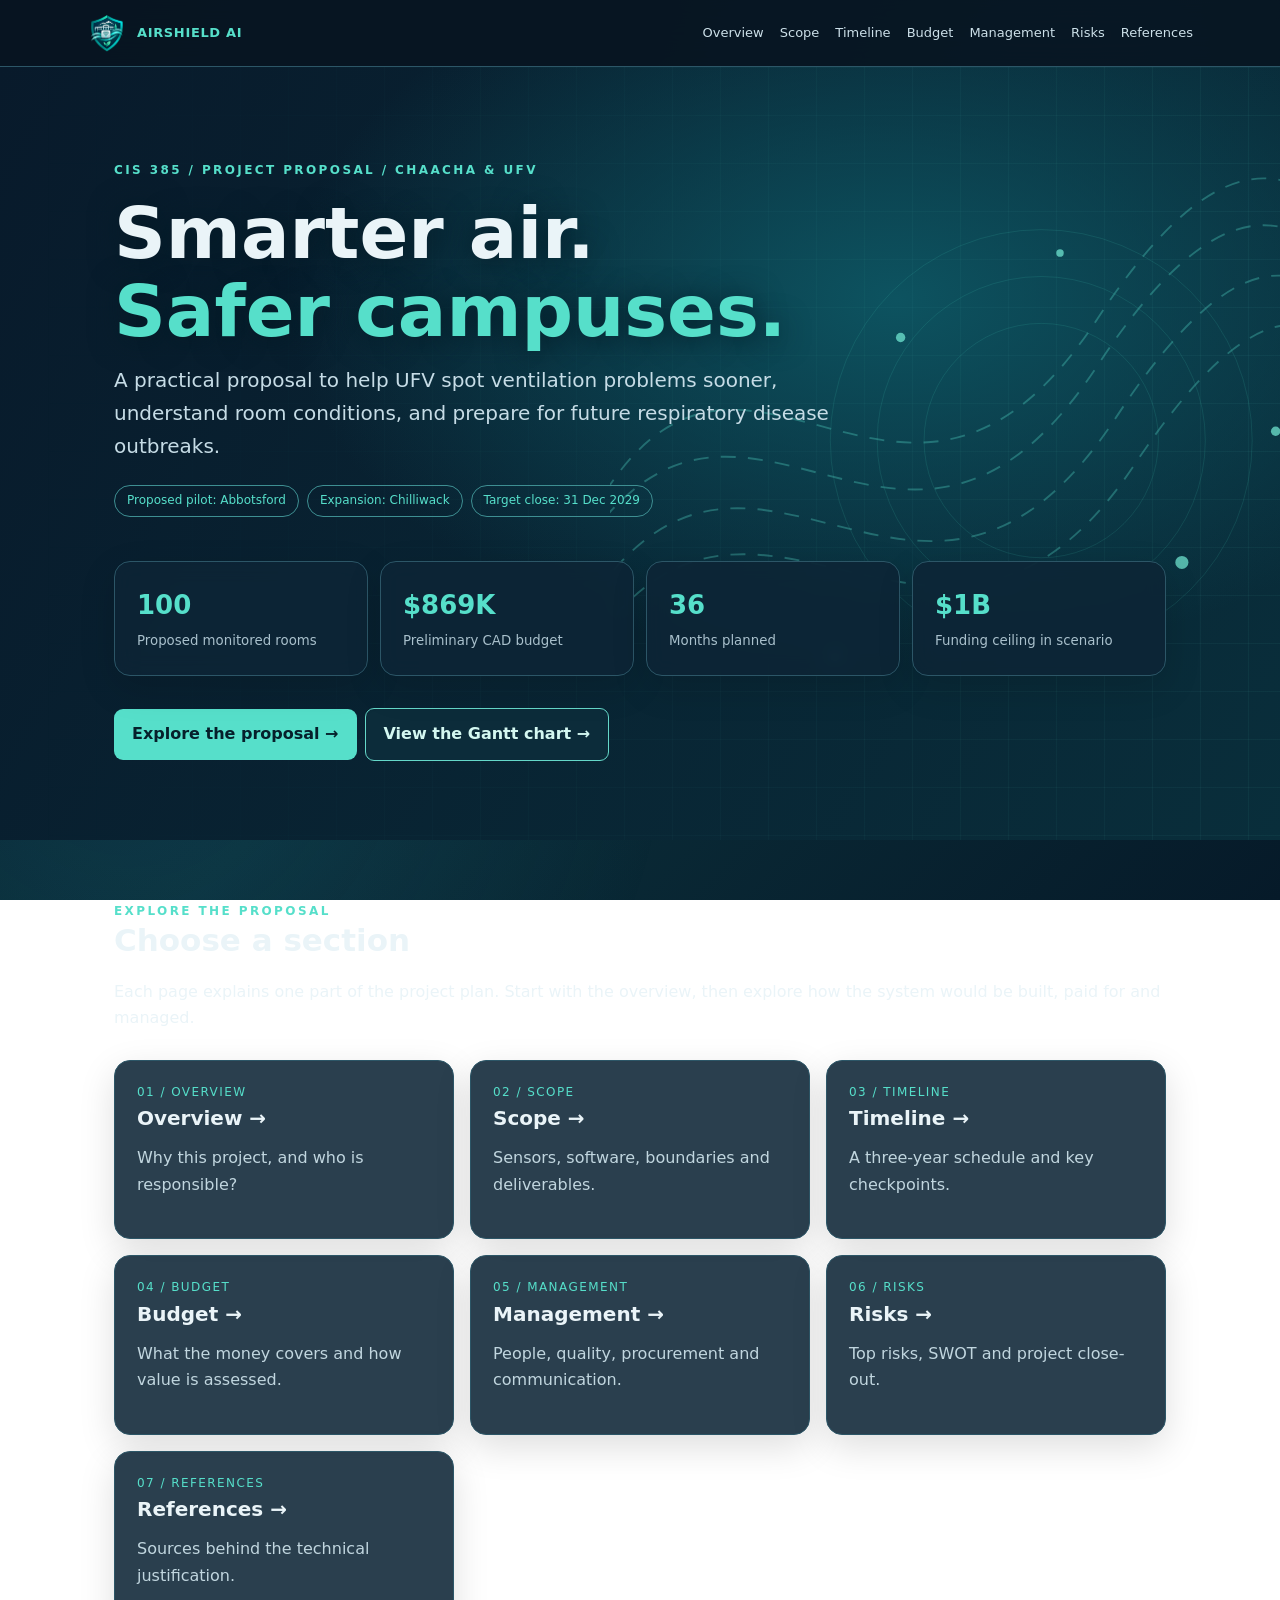
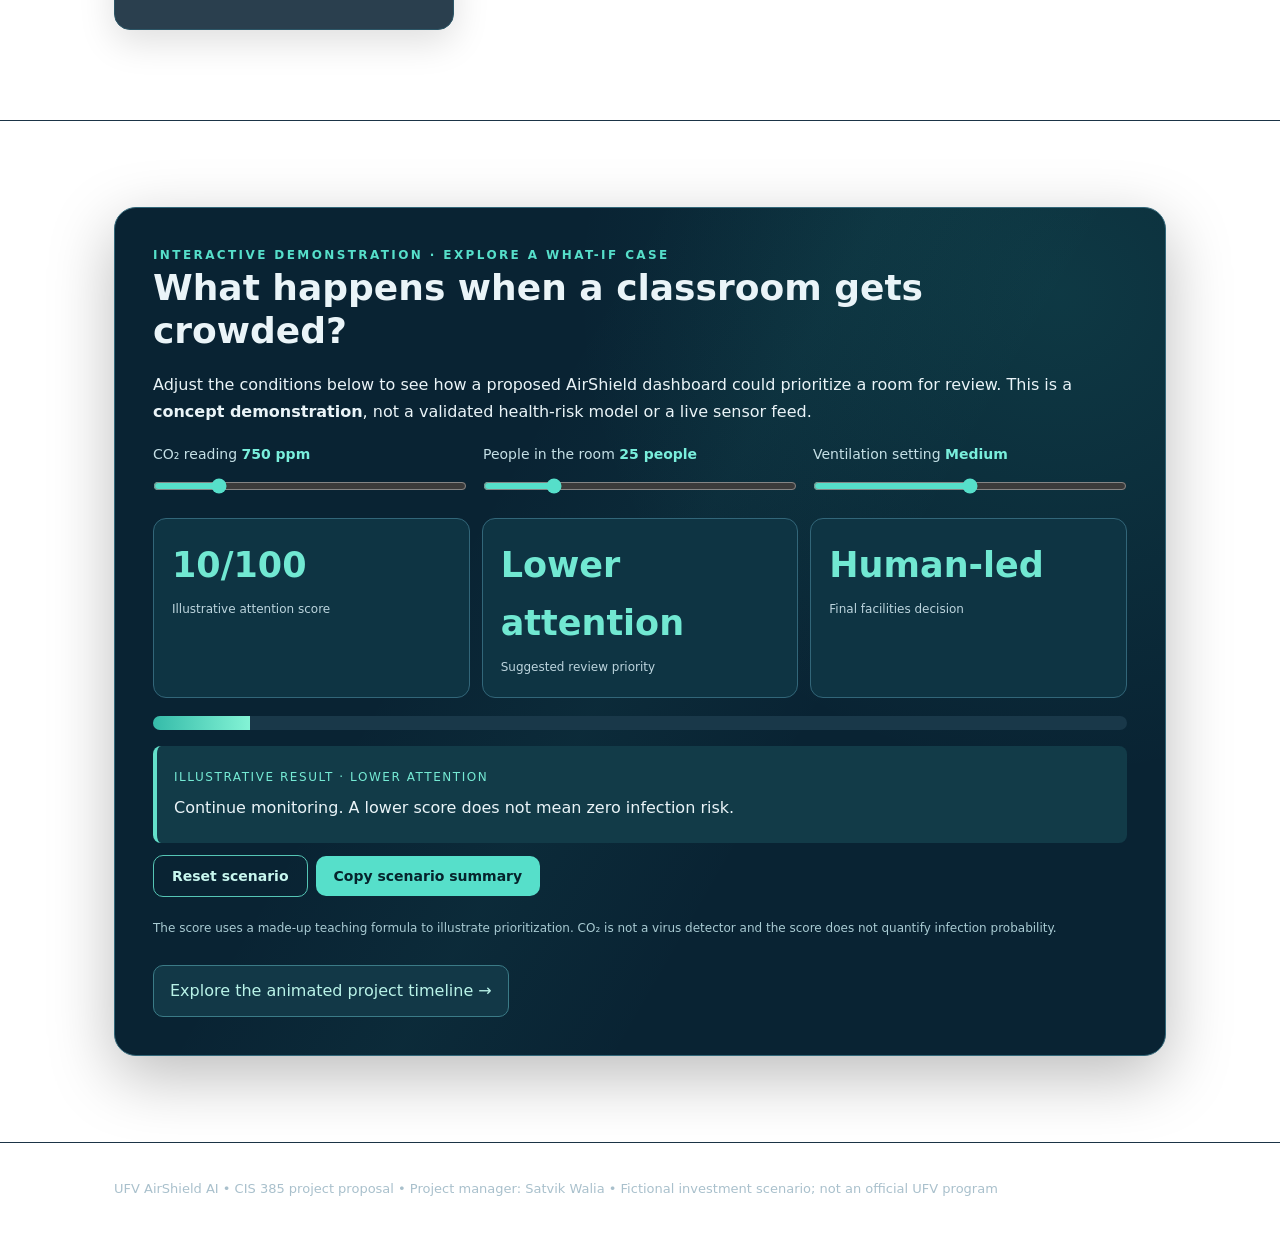
<file: index.html>
<!DOCTYPE html>
<html lang="en"><head><meta charset="utf-8"/><meta content="width=device-width,initial-scale=1" name="viewport"/><title>UFV AirShield AI | Project Proposal</title><style>
:root{--bg:#081522;--panel:#102438;--panel2:#142d42;--text:#eaf4f8;--muted:#a9c0cc;--teal:#56dfca;--line:#29465a}*{box-sizing:border-box}html{scroll-behavior:smooth}body{margin:0;background:var(--bg);color:var(--text);font:16px/1.65 system-ui,-apple-system,Segoe UI,sans-serif}a{color:var(--teal)}header{position:sticky;top:0;z-index:5;background:#081522ed;border-bottom:1px solid var(--line)}nav{max-width:1150px;margin:auto;display:flex;gap:16px;align-items:center;padding:13px 22px;flex-wrap:wrap}nav strong{color:var(--teal);margin-right:auto;letter-spacing:.05em}nav a{font-size:13px;text-decoration:none;color:#cce0e9}.wrap{max-width:1100px;margin:auto;padding:0 24px}.hero{padding:94px 0 72px;background:radial-gradient(ellipse at 78% 20%,#164b5b 0%,transparent 47%),linear-gradient(135deg,#0a1a2a,#102d41)}.eyebrow{font-size:12px;letter-spacing:.2em;color:var(--teal);text-transform:uppercase;font-weight:700}h1{font-size:clamp(40px,6vw,72px);line-height:1.08;margin:14px 0}h2{font-size:31px;line-height:1.2;margin:0 0 20px}h3{font-size:20px;margin:0 0 8px}p{margin:10px 0 18px}.lead{font-size:20px;max-width:750px;color:#c6dce6}.pill{display:inline-block;padding:5px 12px;border:1px solid #3e8f92;border-radius:40px;color:var(--teal);font-size:12px;margin:4px 8px 4px 0}.stats{display:grid;grid-template-columns:repeat(4,1fr);gap:12px;margin-top:40px}.stat,.card{background:var(--panel);border:1px solid var(--line);border-radius:16px;padding:22px}.stat b{font-size:26px;color:var(--teal);display:block}.stat small,.muted{color:var(--muted)}section{padding:62px 0;border-bottom:1px solid #1b3446}.grid2{display:grid;grid-template-columns:repeat(2,1fr);gap:16px}.grid3{display:grid;grid-template-columns:repeat(3,1fr);gap:16px}.card p,.card li{color:#c1d6df}.tag{color:var(--teal);font-size:12px;text-transform:uppercase;letter-spacing:.12em}table{border-collapse:collapse;width:100%;font-size:14px}td,th{border-bottom:1px solid var(--line);padding:10px;text-align:left;vertical-align:top}th{color:var(--teal)}.scroll{overflow:auto}.note{padding:14px 18px;background:#25352b;border-left:3px solid #d8b46b;border-radius:6px;color:#f0ddba;font-size:14px}.flow{display:flex;align-items:center;gap:10px;flex-wrap:wrap}.node{flex:1;min-width:170px;text-align:center;background:var(--panel2);padding:20px;border-radius:12px;border:1px solid #326078}.arrow{color:var(--teal);font-size:26px}.gantt{display:grid;grid-template-columns:190px 1fr;gap:9px;align-items:center;font-size:13px}.years{display:grid;grid-template-columns:repeat(3,1fr);text-align:center;color:var(--teal)}.track{height:22px;border-radius:5px;background:repeating-linear-gradient(90deg,#183246 0,#183246 calc(33.333% - 1px),#315164 calc(33.333% - 1px),#315164 33.333%);position:relative}.bar{height:100%;border-radius:5px;background:linear-gradient(90deg,#1ca9a6,#73e2c6);position:absolute}.budgetbar{height:12px;background:#25455a;border-radius:20px;overflow:hidden}.budgetbar span{display:block;height:100%;background:var(--teal)}.budgetrow{margin:13px 0}.budgetrow .label{display:flex;justify-content:space-between;gap:8px;font-size:14px}.risk{display:grid;grid-template-columns:1fr 1fr;gap:10px}.refs li{margin:12px 0;overflow-wrap:anywhere}footer{padding:35px 0;color:var(--muted);font-size:13px}.cta{display:inline-block;background:var(--teal);color:#06202b;text-decoration:none;padding:12px 18px;border-radius:8px;font-weight:750}.small{font-size:13px;color:var(--muted)}@media(max-width:700px){.stats,.grid2,.grid3,.risk{grid-template-columns:1fr}.gantt{grid-template-columns:115px 1fr;font-size:11px}nav{gap:9px}nav a{font-size:11px}.hero{padding:65px 0}.arrow{display:none}}

/* AirShield v2 visual system */
:root{--bg:#061824;--panel:rgba(13,37,54,.88);--panel2:rgba(20,55,72,.9);--line:#2c5667}body{background:linear-gradient(135deg,#061724,#0b303b 50%,#061a29);background-attachment:fixed}body:before{content:"";position:fixed;inset:0;z-index:-1;pointer-events:none;background:radial-gradient(circle at 85% 15%,rgba(46,199,180,.14),transparent 35%),radial-gradient(circle at 10% 80%,rgba(29,105,137,.18),transparent 40%)}header{backdrop-filter:blur(16px)}nav .brand{display:flex;align-items:center;gap:10px;margin-right:auto;text-decoration:none;font-weight:850;letter-spacing:.05em;color:var(--teal)}.brand img{width:40px;height:40px;object-fit:contain}nav a.active{color:var(--teal)}.hero{position:relative;isolation:isolate;overflow:hidden;min-height:570px;background:radial-gradient(ellipse at 70% 30%,#0d5360 0%,transparent 48%),linear-gradient(120deg,#081a2b,#092e3b)}.hero .wrap{position:relative;z-index:2}.hero:before{content:"";position:absolute;inset:0;background-image:linear-gradient(rgba(99,230,209,.055) 1px,transparent 1px),linear-gradient(90deg,rgba(99,230,209,.055) 1px,transparent 1px);background-size:48px 48px;mask-image:linear-gradient(to left,black,transparent);pointer-events:none}.air-art{position:absolute;right:-80px;top:20px;width:min(60vw,750px);height:100%;opacity:.68;z-index:1;pointer-events:none}.air-art path{fill:none;stroke:#5be7d3;stroke-width:2;opacity:.45;stroke-dasharray:16 13;animation:drift 16s linear infinite}.air-art circle{fill:#79f5dd;animation:float 7s ease-in-out infinite alternate}.air-art circle:nth-of-type(2n){animation-delay:-3s}.air-art .halo{fill:none;stroke:#4fdcc5;stroke-width:1;opacity:.2;animation:pulse 6s ease-in-out infinite alternate}@keyframes drift{to{stroke-dashoffset:-350}}@keyframes float{to{transform:translate(-18px,-26px);opacity:.35}}@keyframes pulse{to{transform:scale(1.1);opacity:.1}}.hero h1{max-width:740px;text-shadow:0 3px 30px #041b26}.card,.stat{backdrop-filter:blur(10px);box-shadow:0 12px 36px rgba(0,0,0,.13)}.card:hover{border-color:#438a8d}.cta,.outline-btn{display:inline-flex;align-items:center;gap:8px;margin:7px 8px 7px 0;padding:12px 18px;border-radius:9px;font-weight:750;text-decoration:none;transition:transform .2s,background .2s}.cta:hover,.outline-btn:hover{transform:translateY(-2px)}.outline-btn{border:1px solid #65d8c9;color:#d4f8f1;background:#0c2c3a}.quicklinks{display:grid;grid-template-columns:repeat(3,1fr);gap:16px;margin:28px 0}.quicklinks a{color:inherit;text-decoration:none}.quicklinks .card{height:100%}.quicklinks .card:hover{transform:translateY(-3px);transition:transform .2s}.page-intro{padding:70px 0 35px;background:linear-gradient(125deg,#0b2b3a,#0b4550 80%,#092637)}.page-intro h1{font-size:clamp(36px,5vw,58px)}.page-intro p{max-width:760px;color:#c5e0e6}.section-page section{padding-top:40px}.next-link{margin-top:30px}.brandmark{width:110px;height:110px;object-fit:contain;filter:drop-shadow(0 15px 20px #0005)}.reading-note{font-size:13px;color:#a9c0cc}.cta:focus-visible,.outline-btn:focus-visible,nav a:focus-visible{outline:3px solid #fff;outline-offset:3px}@media(max-width:700px){.quicklinks{grid-template-columns:1fr}.air-art{width:110%;right:-45%;opacity:.28}.hero{min-height:auto}.brand img{width:32px;height:32px}nav{gap:11px}.hero .stats{margin-top:22px}}@media(prefers-reduced-motion:reduce){*,*:before,*:after{animation:none!important;scroll-behavior:auto!important;transition:none!important}}
</style><link rel="stylesheet" href="experience.css"/></head><body><header><nav><a class="brand" href="index.html"><img alt="AirShield AI shield logo" src="airshield-logo.png"/>AIRSHIELD AI</a><a href="overview.html">Overview</a><a href="scope.html">Scope</a><a href="timeline.html">Timeline</a><a href="budget.html">Budget</a><a href="management.html">Management</a><a href="risks.html">Risks</a><a href="references.html">References</a></nav></header>
<main><div class="hero"><svg aria-hidden="true" class="air-art" viewbox="0 0 800 650" xmlns="http://www.w3.org/2000/svg"><circle class="halo" cx="460" cy="290" r="225"></circle><circle class="halo" cx="460" cy="290" r="175"></circle><circle class="halo" cx="460" cy="290" r="125"></circle><path d="M-40 420 C140 130 310 530 520 210 S790 200 850 90"></path><path d="M-30 475 C150 185 330 585 540 265 S790 250 850 145"></path><path d="M-30 525 C150 235 350 630 560 315 S800 300 850 195"></path><path d="M-20 370 C140 80 310 480 520 160 S790 150 850 40"></path><circle cx="310" cy="180" r="5"></circle><circle cx="610" cy="420" r="7"></circle><circle cx="480" cy="90" r="4"></circle><circle cx="710" cy="280" r="5"></circle><circle cx="240" cy="520" r="5"></circle></svg><div class="wrap"><div class="eyebrow">CIS 385  /  Project proposal  /  Chaacha &amp; UFV</div><h1>Smarter air.<br/><span style="color:var(--teal)">Safer campuses.</span></h1><p class="lead">A practical proposal to help UFV spot ventilation problems sooner, understand room conditions, and prepare for future respiratory disease outbreaks.</p><span class="pill">Proposed pilot: Abbotsford</span><span class="pill">Expansion: Chilliwack</span><span class="pill">Target close: 31 Dec 2029</span><div class="stats"><div class="stat"><b>100</b><small>Proposed monitored rooms</small></div><div class="stat"><b>$869K</b><small>Preliminary CAD budget</small></div><div class="stat"><b>36</b><small>Months planned</small></div><div class="stat"><b>$1B</b><small>Funding ceiling in scenario</small></div></div><div style="margin-top:25px"><a class="cta" href="overview.html">Explore the proposal →</a><a class="outline-btn" href="timeline.html">View the Gantt chart →</a></div></div></div>






<section><div class="wrap"><div class="eyebrow">Explore the proposal</div><h2>Choose a section</h2><p>Each page explains one part of the project plan. Start with the overview, then explore how the system would be built, paid for and managed.</p><div class="quicklinks"><a href="overview.html"><div class="card"><div class="tag">01 / Overview</div><h3>Overview →</h3><p>Why this project, and who is responsible?</p></div></a><a href="scope.html"><div class="card"><div class="tag">02 / Scope</div><h3>Scope →</h3><p>Sensors, software, boundaries and deliverables.</p></div></a><a href="timeline.html"><div class="card"><div class="tag">03 / Timeline</div><h3>Timeline →</h3><p>A three-year schedule and key checkpoints.</p></div></a><a href="budget.html"><div class="card"><div class="tag">04 / Budget</div><h3>Budget →</h3><p>What the money covers and how value is assessed.</p></div></a><a href="management.html"><div class="card"><div class="tag">05 / Management</div><h3>Management →</h3><p>People, quality, procurement and communication.</p></div></a><a href="risks.html"><div class="card"><div class="tag">06 / Risks</div><h3>Risks →</h3><p>Top risks, SWOT and project close-out.</p></div></a><a href="references.html"><div class="card"><div class="tag">07 / References</div><h3>References →</h3><p>Sources behind the technical justification.</p></div></a></div></div></section><section id="live-lab"><div class="wrap"><div class="interactive-zone"><div class="eyebrow">Interactive demonstration · explore a what-if case</div><h2>What happens when a classroom gets crowded?</h2><p>Adjust the conditions below to see how a proposed AirShield dashboard could prioritize a room for review. This is a <strong>concept demonstration</strong>, not a validated health-risk model or a live sensor feed.</p><div class="control-grid"><label>CO₂ reading <output id="co2-value">750 ppm</output><input id="co2" type="range" min="450" max="2000" step="50" value="750"/></label><label>People in the room <output id="occupancy-value">25 people</output><input id="occupancy" type="range" min="5" max="100" step="5" value="25"/></label><label>Ventilation setting <output id="ventilation-value">Medium</output><input id="ventilation" type="range" min="1" max="3" step="1" value="2"/></label></div><div class="metric-grid"><div class="metric"><strong id="signal-value">—</strong><span>Illustrative attention score</span></div><div class="metric"><strong id="signal-label">—</strong><span>Suggested review priority</span></div><div class="metric"><strong>Human-led</strong><span>Final facilities decision</span></div></div><div class="sim-track" aria-hidden="true"><div id="signal-fill" class="sim-fill" style="width:0%"></div></div><div id="scenario-summary" class="scenario-summary" aria-live="polite"></div><button type="button" id="scenario-reset" class="secondary">Reset scenario</button><button type="button" id="scenario-copy">Copy scenario summary</button><span id="copy-status" class="interactive-note" role="status"></span><p class="interactive-note">The score uses a made-up teaching formula to illustrate prioritization. CO₂ is not a virus detector and the score does not quantify infection probability.</p><a class="nav-demo" href="timeline.html">Explore the animated project timeline →</a></div></div></section></main><footer><div class="wrap">UFV AirShield AI  •  CIS 385 project proposal  •  Project manager: Satvik Walia  •  Fictional investment scenario; not an official UFV program</div></footer>
<script>
const tasks=[['Initiation & approvals',0,3],['Requirements & design',3,8],['Vendor procurement',6,11],['AI platform development',8,19],['Pilot installation',12,17],['Pilot testing',17,21],['Full installation',21,29],['Security & quality testing',26,33],['Training & handover',32,35],['Project closure',35,36]];const gantt=document.querySelector('#gantt');if(gantt)tasks.forEach(([name,start,end])=>{const label=document.createElement('div');label.textContent=name;const track=document.createElement('div');track.className='track';const bar=document.createElement('div');bar.className='bar';bar.style.left=(start/36*100)+'%';bar.style.width=((end-start)/36*100)+'%';bar.title=`Months ${start+1}–${end}`;track.append(bar);gantt.append(label,track)});
const costs=[['100 sensors',140000],['Installation & calibration',60000],['Network / IoT',75000],['AI software / dashboard',180000],['Cloud / storage',45000],['Cybersecurity / privacy',65000],['Project staffing',160000],['Testing / QA',40000],['Training / documentation',25000],['Contingency reserve',79000]];const budget=document.querySelector('#budgetRows');if(budget)costs.forEach(([name,amount])=>{const div=document.createElement('div');div.className='budgetrow';div.innerHTML=`<div class="label"><span>${name}</span><b>$${amount.toLocaleString('en-CA')}</b></div><div class="budgetbar"><span style="width:${amount/180000*100}%"></span></div>`;budget.append(div)});const total=document.createElement('h3');total.textContent='Total: $'+costs.reduce((sum,x)=>sum+x[1],0).toLocaleString('en-CA');if(budget)budget.append(total);
const risks=[['Sensor failure','Medium / High','Calibrate, inspect and maintain spares'],['Cybersecurity breach','Medium / High','Encrypt, restrict access, audit'],['False AI alerts','High / Medium','Human review and threshold tuning'],['Cost overruns','Medium / High','Track actuals and control changes'],['Installation delays','Medium / Medium','Vendor milestones and buffers'],['Network outage','Medium / High','Test connectivity and buffer data'],['Staff resistance','Medium / Medium','Consult and train users'],['Privacy concerns','Medium / High','Minimize data and assess privacy'],['Inaccurate readings','Medium / High','Commission and recalibrate'],['Vendor lock-in','Medium / Medium','Prefer open standards and exit clauses']];if(document.querySelector('#risksBody'))document.querySelector('#risksBody').innerHTML=risks.map(([a,b,c])=>`<tr><td>${a}</td><td>${b}</td><td>${c}</td></tr>`).join('');
</script><script src="experience.js" defer></script></body></html>
</file>
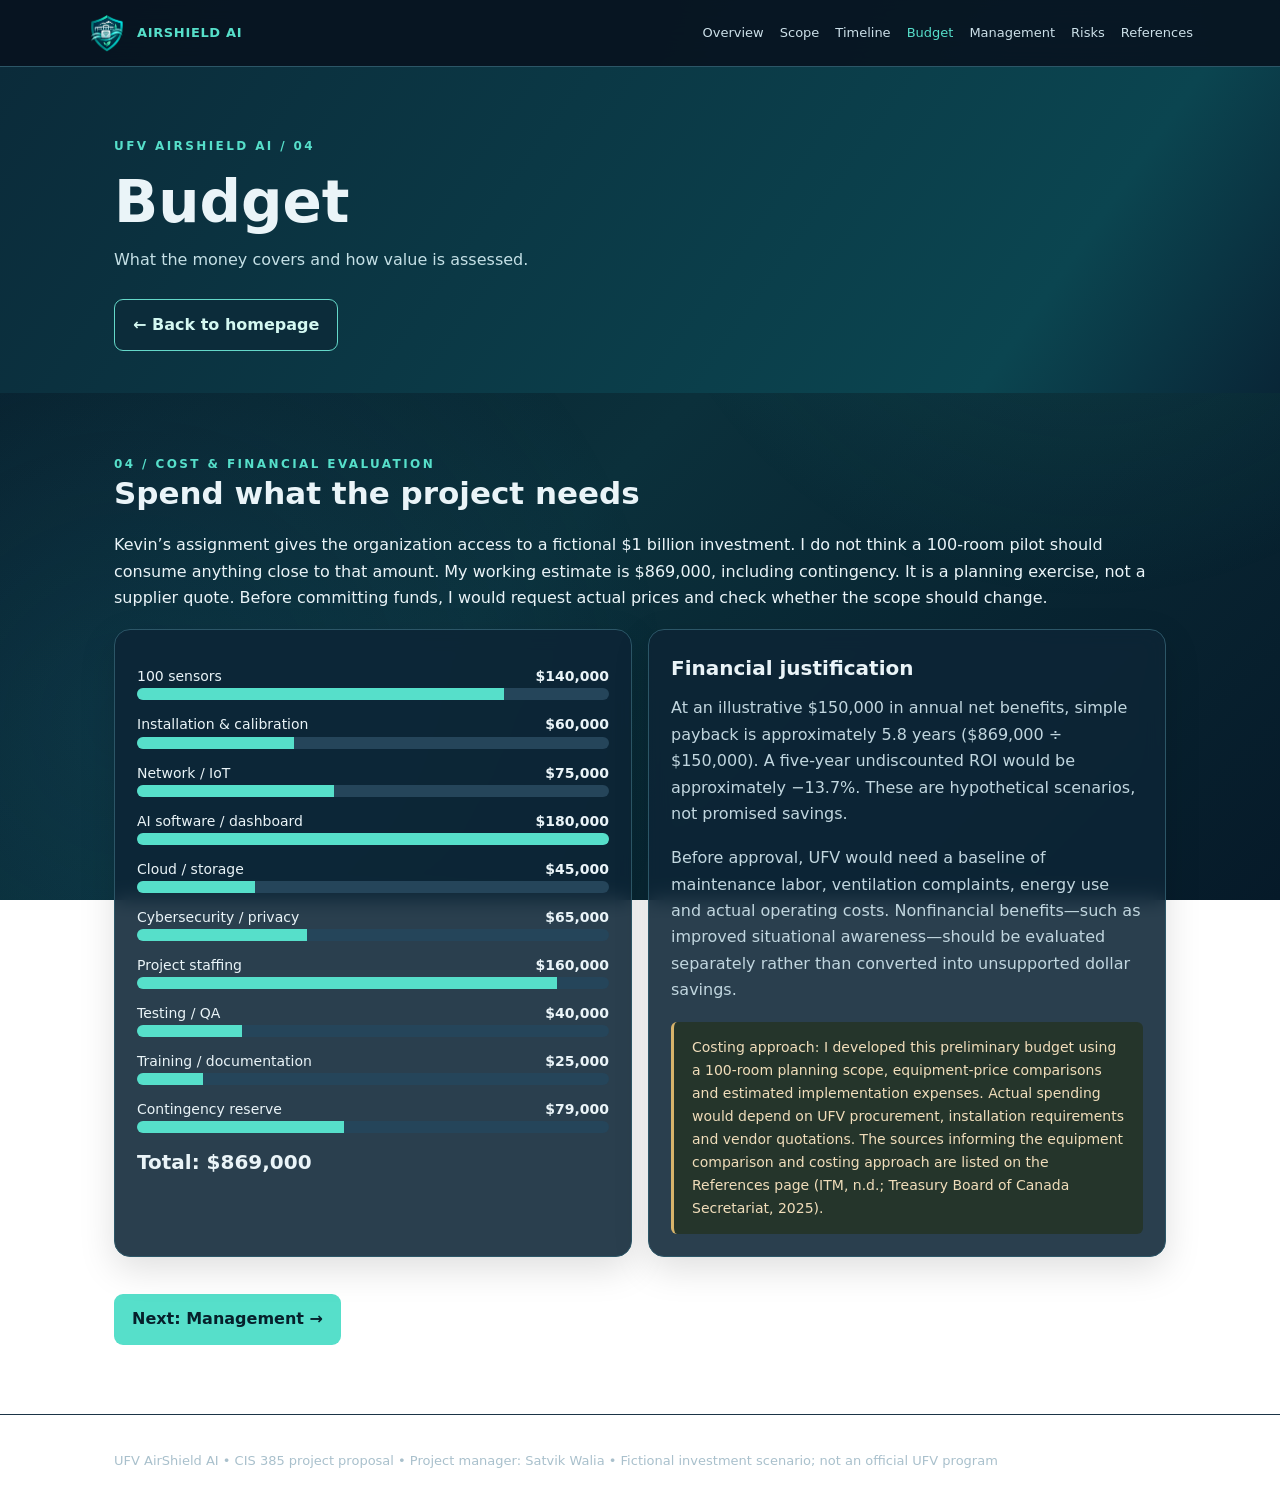
<file: budget.html>
<!DOCTYPE html>

<html lang="en"><head><meta charset="utf-8"/><meta content="width=device-width,initial-scale=1" name="viewport"/><title>Budget | UFV AirShield AI</title><style>
:root{--bg:#081522;--panel:#102438;--panel2:#142d42;--text:#eaf4f8;--muted:#a9c0cc;--teal:#56dfca;--line:#29465a}*{box-sizing:border-box}html{scroll-behavior:smooth}body{margin:0;background:var(--bg);color:var(--text);font:16px/1.65 system-ui,-apple-system,Segoe UI,sans-serif}a{color:var(--teal)}header{position:sticky;top:0;z-index:5;background:#081522ed;border-bottom:1px solid var(--line)}nav{max-width:1150px;margin:auto;display:flex;gap:16px;align-items:center;padding:13px 22px;flex-wrap:wrap}nav strong{color:var(--teal);margin-right:auto;letter-spacing:.05em}nav a{font-size:13px;text-decoration:none;color:#cce0e9}.wrap{max-width:1100px;margin:auto;padding:0 24px}.hero{padding:94px 0 72px;background:radial-gradient(ellipse at 78% 20%,#164b5b 0%,transparent 47%),linear-gradient(135deg,#0a1a2a,#102d41)}.eyebrow{font-size:12px;letter-spacing:.2em;color:var(--teal);text-transform:uppercase;font-weight:700}h1{font-size:clamp(40px,6vw,72px);line-height:1.08;margin:14px 0}h2{font-size:31px;line-height:1.2;margin:0 0 20px}h3{font-size:20px;margin:0 0 8px}p{margin:10px 0 18px}.lead{font-size:20px;max-width:750px;color:#c6dce6}.pill{display:inline-block;padding:5px 12px;border:1px solid #3e8f92;border-radius:40px;color:var(--teal);font-size:12px;margin:4px 8px 4px 0}.stats{display:grid;grid-template-columns:repeat(4,1fr);gap:12px;margin-top:40px}.stat,.card{background:var(--panel);border:1px solid var(--line);border-radius:16px;padding:22px}.stat b{font-size:26px;color:var(--teal);display:block}.stat small,.muted{color:var(--muted)}section{padding:62px 0;border-bottom:1px solid #1b3446}.grid2{display:grid;grid-template-columns:repeat(2,1fr);gap:16px}.grid3{display:grid;grid-template-columns:repeat(3,1fr);gap:16px}.card p,.card li{color:#c1d6df}.tag{color:var(--teal);font-size:12px;text-transform:uppercase;letter-spacing:.12em}table{border-collapse:collapse;width:100%;font-size:14px}td,th{border-bottom:1px solid var(--line);padding:10px;text-align:left;vertical-align:top}th{color:var(--teal)}.scroll{overflow:auto}.note{padding:14px 18px;background:#25352b;border-left:3px solid #d8b46b;border-radius:6px;color:#f0ddba;font-size:14px}.flow{display:flex;align-items:center;gap:10px;flex-wrap:wrap}.node{flex:1;min-width:170px;text-align:center;background:var(--panel2);padding:20px;border-radius:12px;border:1px solid #326078}.arrow{color:var(--teal);font-size:26px}.gantt{display:grid;grid-template-columns:190px 1fr;gap:9px;align-items:center;font-size:13px}.years{display:grid;grid-template-columns:repeat(3,1fr);text-align:center;color:var(--teal)}.track{height:22px;border-radius:5px;background:repeating-linear-gradient(90deg,#183246 0,#183246 calc(33.333% - 1px),#315164 calc(33.333% - 1px),#315164 33.333%);position:relative}.bar{height:100%;border-radius:5px;background:linear-gradient(90deg,#1ca9a6,#73e2c6);position:absolute}.budgetbar{height:12px;background:#25455a;border-radius:20px;overflow:hidden}.budgetbar span{display:block;height:100%;background:var(--teal)}.budgetrow{margin:13px 0}.budgetrow .label{display:flex;justify-content:space-between;gap:8px;font-size:14px}.risk{display:grid;grid-template-columns:1fr 1fr;gap:10px}.refs li{margin:12px 0;overflow-wrap:anywhere}footer{padding:35px 0;color:var(--muted);font-size:13px}.cta{display:inline-block;background:var(--teal);color:#06202b;text-decoration:none;padding:12px 18px;border-radius:8px;font-weight:750}.small{font-size:13px;color:var(--muted)}@media(max-width:700px){.stats,.grid2,.grid3,.risk{grid-template-columns:1fr}.gantt{grid-template-columns:115px 1fr;font-size:11px}nav{gap:9px}nav a{font-size:11px}.hero{padding:65px 0}.arrow{display:none}}

/* AirShield v2 visual system */
:root{--bg:#061824;--panel:rgba(13,37,54,.88);--panel2:rgba(20,55,72,.9);--line:#2c5667}body{background:linear-gradient(135deg,#061724,#0b303b 50%,#061a29);background-attachment:fixed}body:before{content:"";position:fixed;inset:0;z-index:-1;pointer-events:none;background:radial-gradient(circle at 85% 15%,rgba(46,199,180,.14),transparent 35%),radial-gradient(circle at 10% 80%,rgba(29,105,137,.18),transparent 40%)}header{backdrop-filter:blur(16px)}nav .brand{display:flex;align-items:center;gap:10px;margin-right:auto;text-decoration:none;font-weight:850;letter-spacing:.05em;color:var(--teal)}.brand img{width:40px;height:40px;object-fit:contain}nav a.active{color:var(--teal)}.hero{position:relative;isolation:isolate;overflow:hidden;min-height:570px;background:radial-gradient(ellipse at 70% 30%,#0d5360 0%,transparent 48%),linear-gradient(120deg,#081a2b,#092e3b)}.hero .wrap{position:relative;z-index:2}.hero:before{content:"";position:absolute;inset:0;background-image:linear-gradient(rgba(99,230,209,.055) 1px,transparent 1px),linear-gradient(90deg,rgba(99,230,209,.055) 1px,transparent 1px);background-size:48px 48px;mask-image:linear-gradient(to left,black,transparent);pointer-events:none}.air-art{position:absolute;right:-80px;top:20px;width:min(60vw,750px);height:100%;opacity:.68;z-index:1;pointer-events:none}.air-art path{fill:none;stroke:#5be7d3;stroke-width:2;opacity:.45;stroke-dasharray:16 13;animation:drift 16s linear infinite}.air-art circle{fill:#79f5dd;animation:float 7s ease-in-out infinite alternate}.air-art circle:nth-of-type(2n){animation-delay:-3s}.air-art .halo{fill:none;stroke:#4fdcc5;stroke-width:1;opacity:.2;animation:pulse 6s ease-in-out infinite alternate}@keyframes drift{to{stroke-dashoffset:-350}}@keyframes float{to{transform:translate(-18px,-26px);opacity:.35}}@keyframes pulse{to{transform:scale(1.1);opacity:.1}}.hero h1{max-width:740px;text-shadow:0 3px 30px #041b26}.card,.stat{backdrop-filter:blur(10px);box-shadow:0 12px 36px rgba(0,0,0,.13)}.card:hover{border-color:#438a8d}.cta,.outline-btn{display:inline-flex;align-items:center;gap:8px;margin:7px 8px 7px 0;padding:12px 18px;border-radius:9px;font-weight:750;text-decoration:none;transition:transform .2s,background .2s}.cta:hover,.outline-btn:hover{transform:translateY(-2px)}.outline-btn{border:1px solid #65d8c9;color:#d4f8f1;background:#0c2c3a}.quicklinks{display:grid;grid-template-columns:repeat(3,1fr);gap:16px;margin:28px 0}.quicklinks a{color:inherit;text-decoration:none}.quicklinks .card{height:100%}.quicklinks .card:hover{transform:translateY(-3px);transition:transform .2s}.page-intro{padding:70px 0 35px;background:linear-gradient(125deg,#0b2b3a,#0b4550 80%,#092637)}.page-intro h1{font-size:clamp(36px,5vw,58px)}.page-intro p{max-width:760px;color:#c5e0e6}.section-page section{padding-top:40px}.next-link{margin-top:30px}.brandmark{width:110px;height:110px;object-fit:contain;filter:drop-shadow(0 15px 20px #0005)}.reading-note{font-size:13px;color:#a9c0cc}.cta:focus-visible,.outline-btn:focus-visible,nav a:focus-visible{outline:3px solid #fff;outline-offset:3px}@media(max-width:700px){.quicklinks{grid-template-columns:1fr}.air-art{width:110%;right:-45%;opacity:.28}.hero{min-height:auto}.brand img{width:32px;height:32px}nav{gap:11px}.hero .stats{margin-top:22px}}@media(prefers-reduced-motion:reduce){*,*:before,*:after{animation:none!important;scroll-behavior:auto!important;transition:none!important}}
</style><link href="experience.css" rel="stylesheet"/></head><body><header><nav><a class="brand" href="index.html"><img alt="AirShield AI shield logo" src="airshield-logo.png"/>AIRSHIELD AI</a><a href="overview.html">Overview</a><a href="scope.html">Scope</a><a href="timeline.html">Timeline</a><a class="active" href="budget.html">Budget</a><a href="management.html">Management</a><a href="risks.html">Risks</a><a href="references.html">References</a></nav></header>
<main><div class="page-intro"><div class="wrap"><div class="eyebrow">UFV AirShield AI / 04</div><h1>Budget</h1><p>What the money covers and how value is assessed.</p><a class="outline-btn" href="index.html">← Back to homepage</a></div></div><section id="budget"><div class="wrap"><div class="eyebrow">04 / Cost &amp; financial evaluation</div><h2>Spend what the project needs</h2><p>Kevin’s assignment gives the organization access to a fictional $1 billion investment. I do not think a 100-room pilot should consume anything close to that amount. My working estimate is $869,000, including contingency. It is a planning exercise, not a supplier quote. Before committing funds, I would request actual prices and check whether the scope should change.</p><div class="grid2"><div class="card" id="budgetRows"></div><div class="card"><h3>Financial justification</h3><p>At an illustrative $150,000 in annual net benefits, simple payback is approximately 5.8 years ($869,000 ÷ $150,000). A five-year undiscounted ROI would be approximately −13.7%. These are hypothetical scenarios, not promised savings.</p><p>Before approval, UFV would need a baseline of maintenance labor, ventilation complaints, energy use and actual operating costs. Nonfinancial benefits—such as improved situational awareness—should be evaluated separately rather than converted into unsupported dollar savings.</p><div class="note">Costing approach: I developed this preliminary budget using a 100-room planning scope, equipment-price comparisons and estimated implementation expenses. Actual spending would depend on UFV procurement, installation requirements and vendor quotations. The sources informing the equipment comparison and costing approach are listed on the References page (ITM, n.d.; Treasury Board of Canada Secretariat, 2025).</div></div></div><div class="next-link"><a class="cta" href="management.html">Next: Management →</a></div></div></section></main><footer><div class="wrap">UFV AirShield AI  •  CIS 385 project proposal  •  Project manager: Satvik Walia  •  Fictional investment scenario; not an official UFV program</div></footer>
<script>
const tasks=[['Initiation & approvals',0,3],['Requirements & design',3,8],['Vendor procurement',6,11],['AI platform development',8,19],['Pilot installation',12,17],['Pilot testing',17,21],['Full installation',21,29],['Security & quality testing',26,33],['Training & handover',32,35],['Project closure',35,36]];const gantt=document.querySelector('#gantt');if(gantt)tasks.forEach(([name,start,end])=>{const label=document.createElement('div');label.textContent=name;const track=document.createElement('div');track.className='track';const bar=document.createElement('div');bar.className='bar';bar.style.left=(start/36*100)+'%';bar.style.width=((end-start)/36*100)+'%';bar.title=`Months ${start+1}–${end}`;track.append(bar);gantt.append(label,track)});
const costs=[['100 sensors',140000],['Installation & calibration',60000],['Network / IoT',75000],['AI software / dashboard',180000],['Cloud / storage',45000],['Cybersecurity / privacy',65000],['Project staffing',160000],['Testing / QA',40000],['Training / documentation',25000],['Contingency reserve',79000]];const budget=document.querySelector('#budgetRows');if(budget)costs.forEach(([name,amount])=>{const div=document.createElement('div');div.className='budgetrow';div.innerHTML=`<div class="label"><span>${name}</span><b>$${amount.toLocaleString('en-CA')}</b></div><div class="budgetbar"><span style="width:${amount/180000*100}%"></span></div>`;budget.append(div)});const total=document.createElement('h3');total.textContent='Total: $'+costs.reduce((sum,x)=>sum+x[1],0).toLocaleString('en-CA');if(budget)budget.append(total);
const risks=[['Sensor failure','Medium / High','Calibrate, inspect and maintain spares'],['Cybersecurity breach','Medium / High','Encrypt, restrict access, audit'],['False AI alerts','High / Medium','Human review and threshold tuning'],['Cost overruns','Medium / High','Track actuals and control changes'],['Installation delays','Medium / Medium','Vendor milestones and buffers'],['Network outage','Medium / High','Test connectivity and buffer data'],['Staff resistance','Medium / Medium','Consult and train users'],['Privacy concerns','Medium / High','Minimize data and assess privacy'],['Inaccurate readings','Medium / High','Commission and recalibrate'],['Vendor lock-in','Medium / Medium','Prefer open standards and exit clauses']];if(document.querySelector('#risksBody'))document.querySelector('#risksBody').innerHTML=risks.map(([a,b,c])=>`<tr><td>${a}</td><td>${b}</td><td>${c}</td></tr>`).join('');
</script><script defer="" src="experience.js"></script></body></html>
</file>
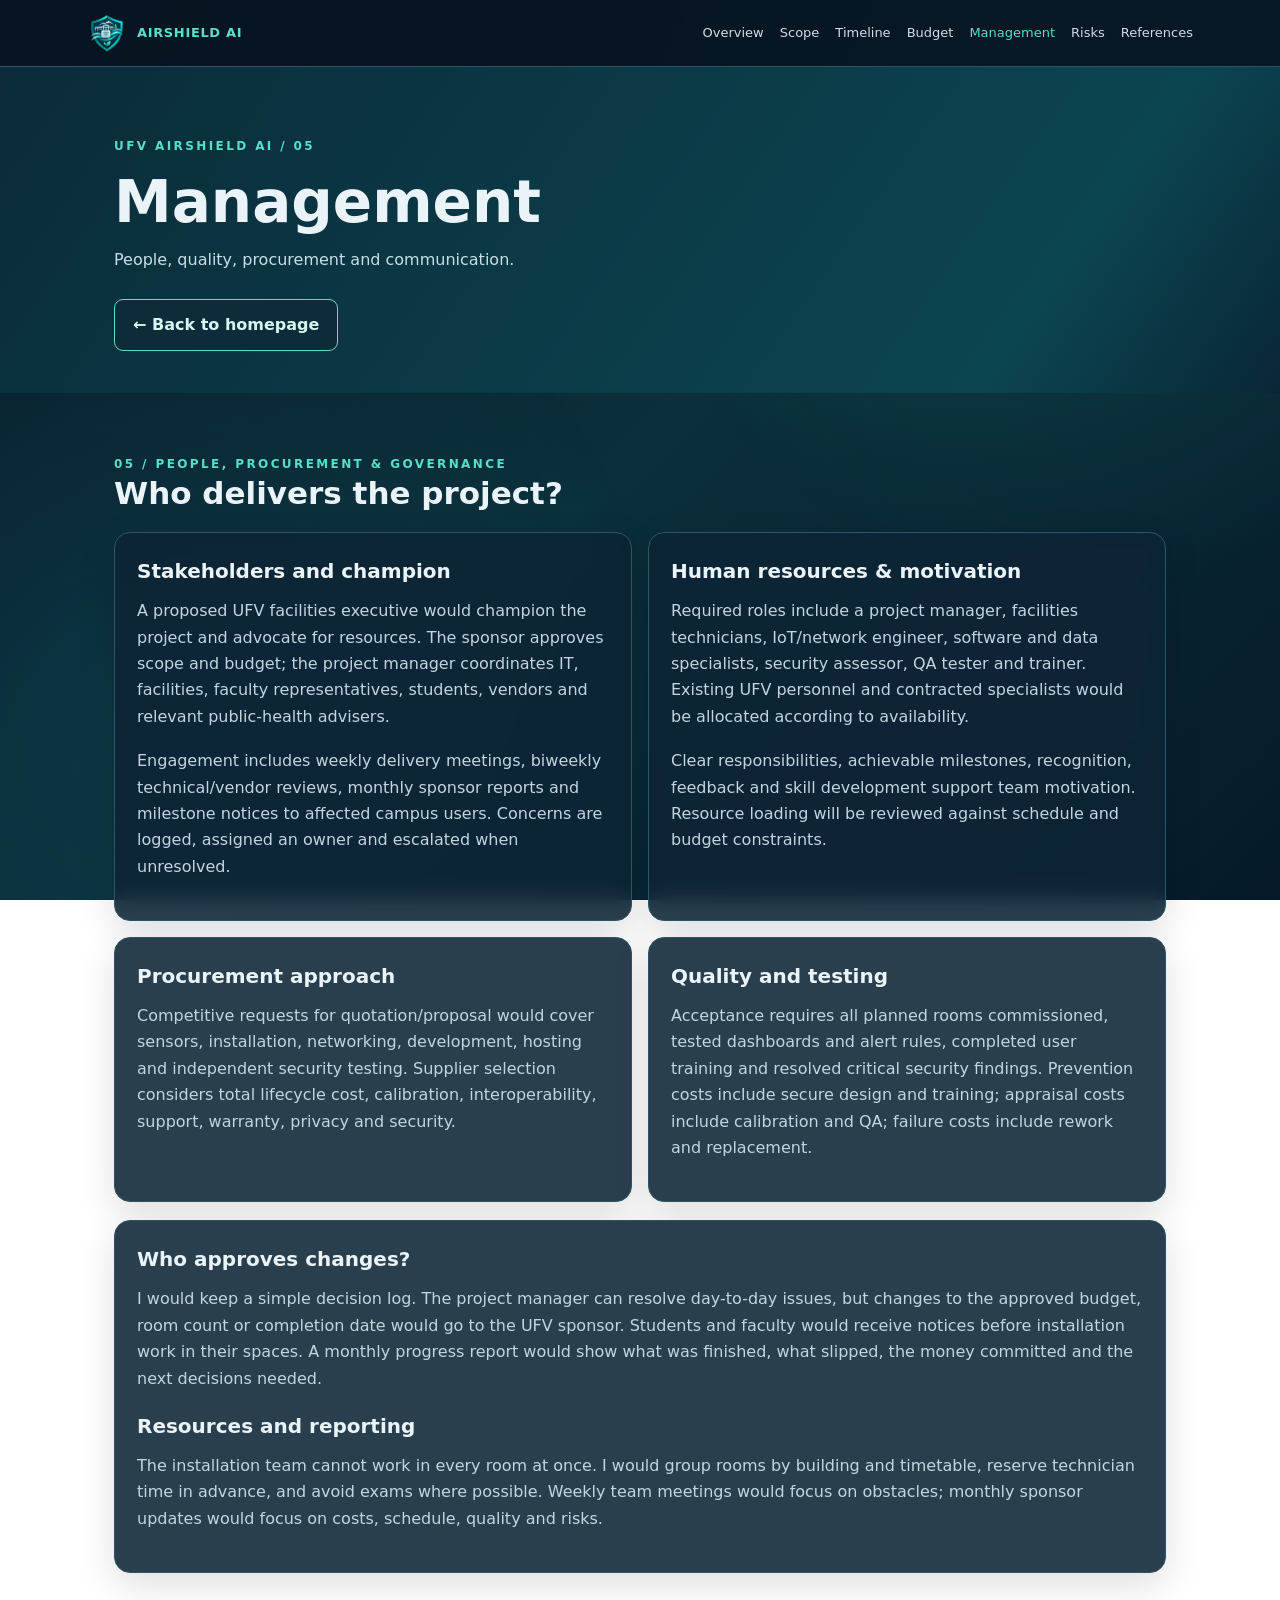
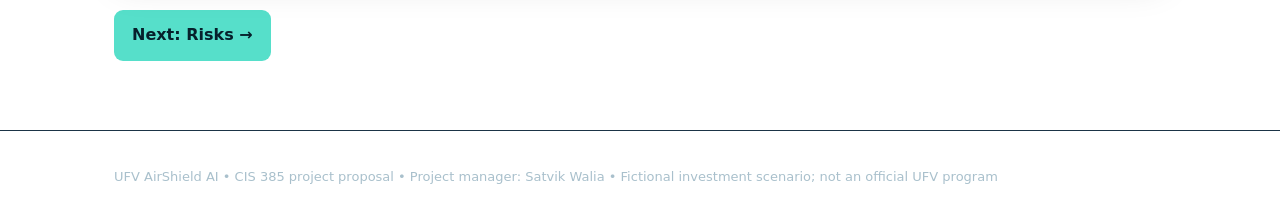
<file: management.html>
<!DOCTYPE html>

<html lang="en"><head><meta charset="utf-8"/><meta content="width=device-width,initial-scale=1" name="viewport"/><title>Management | UFV AirShield AI</title><style>
:root{--bg:#081522;--panel:#102438;--panel2:#142d42;--text:#eaf4f8;--muted:#a9c0cc;--teal:#56dfca;--line:#29465a}*{box-sizing:border-box}html{scroll-behavior:smooth}body{margin:0;background:var(--bg);color:var(--text);font:16px/1.65 system-ui,-apple-system,Segoe UI,sans-serif}a{color:var(--teal)}header{position:sticky;top:0;z-index:5;background:#081522ed;border-bottom:1px solid var(--line)}nav{max-width:1150px;margin:auto;display:flex;gap:16px;align-items:center;padding:13px 22px;flex-wrap:wrap}nav strong{color:var(--teal);margin-right:auto;letter-spacing:.05em}nav a{font-size:13px;text-decoration:none;color:#cce0e9}.wrap{max-width:1100px;margin:auto;padding:0 24px}.hero{padding:94px 0 72px;background:radial-gradient(ellipse at 78% 20%,#164b5b 0%,transparent 47%),linear-gradient(135deg,#0a1a2a,#102d41)}.eyebrow{font-size:12px;letter-spacing:.2em;color:var(--teal);text-transform:uppercase;font-weight:700}h1{font-size:clamp(40px,6vw,72px);line-height:1.08;margin:14px 0}h2{font-size:31px;line-height:1.2;margin:0 0 20px}h3{font-size:20px;margin:0 0 8px}p{margin:10px 0 18px}.lead{font-size:20px;max-width:750px;color:#c6dce6}.pill{display:inline-block;padding:5px 12px;border:1px solid #3e8f92;border-radius:40px;color:var(--teal);font-size:12px;margin:4px 8px 4px 0}.stats{display:grid;grid-template-columns:repeat(4,1fr);gap:12px;margin-top:40px}.stat,.card{background:var(--panel);border:1px solid var(--line);border-radius:16px;padding:22px}.stat b{font-size:26px;color:var(--teal);display:block}.stat small,.muted{color:var(--muted)}section{padding:62px 0;border-bottom:1px solid #1b3446}.grid2{display:grid;grid-template-columns:repeat(2,1fr);gap:16px}.grid3{display:grid;grid-template-columns:repeat(3,1fr);gap:16px}.card p,.card li{color:#c1d6df}.tag{color:var(--teal);font-size:12px;text-transform:uppercase;letter-spacing:.12em}table{border-collapse:collapse;width:100%;font-size:14px}td,th{border-bottom:1px solid var(--line);padding:10px;text-align:left;vertical-align:top}th{color:var(--teal)}.scroll{overflow:auto}.note{padding:14px 18px;background:#25352b;border-left:3px solid #d8b46b;border-radius:6px;color:#f0ddba;font-size:14px}.flow{display:flex;align-items:center;gap:10px;flex-wrap:wrap}.node{flex:1;min-width:170px;text-align:center;background:var(--panel2);padding:20px;border-radius:12px;border:1px solid #326078}.arrow{color:var(--teal);font-size:26px}.gantt{display:grid;grid-template-columns:190px 1fr;gap:9px;align-items:center;font-size:13px}.years{display:grid;grid-template-columns:repeat(3,1fr);text-align:center;color:var(--teal)}.track{height:22px;border-radius:5px;background:repeating-linear-gradient(90deg,#183246 0,#183246 calc(33.333% - 1px),#315164 calc(33.333% - 1px),#315164 33.333%);position:relative}.bar{height:100%;border-radius:5px;background:linear-gradient(90deg,#1ca9a6,#73e2c6);position:absolute}.budgetbar{height:12px;background:#25455a;border-radius:20px;overflow:hidden}.budgetbar span{display:block;height:100%;background:var(--teal)}.budgetrow{margin:13px 0}.budgetrow .label{display:flex;justify-content:space-between;gap:8px;font-size:14px}.risk{display:grid;grid-template-columns:1fr 1fr;gap:10px}.refs li{margin:12px 0;overflow-wrap:anywhere}footer{padding:35px 0;color:var(--muted);font-size:13px}.cta{display:inline-block;background:var(--teal);color:#06202b;text-decoration:none;padding:12px 18px;border-radius:8px;font-weight:750}.small{font-size:13px;color:var(--muted)}@media(max-width:700px){.stats,.grid2,.grid3,.risk{grid-template-columns:1fr}.gantt{grid-template-columns:115px 1fr;font-size:11px}nav{gap:9px}nav a{font-size:11px}.hero{padding:65px 0}.arrow{display:none}}

/* AirShield v2 visual system */
:root{--bg:#061824;--panel:rgba(13,37,54,.88);--panel2:rgba(20,55,72,.9);--line:#2c5667}body{background:linear-gradient(135deg,#061724,#0b303b 50%,#061a29);background-attachment:fixed}body:before{content:"";position:fixed;inset:0;z-index:-1;pointer-events:none;background:radial-gradient(circle at 85% 15%,rgba(46,199,180,.14),transparent 35%),radial-gradient(circle at 10% 80%,rgba(29,105,137,.18),transparent 40%)}header{backdrop-filter:blur(16px)}nav .brand{display:flex;align-items:center;gap:10px;margin-right:auto;text-decoration:none;font-weight:850;letter-spacing:.05em;color:var(--teal)}.brand img{width:40px;height:40px;object-fit:contain}nav a.active{color:var(--teal)}.hero{position:relative;isolation:isolate;overflow:hidden;min-height:570px;background:radial-gradient(ellipse at 70% 30%,#0d5360 0%,transparent 48%),linear-gradient(120deg,#081a2b,#092e3b)}.hero .wrap{position:relative;z-index:2}.hero:before{content:"";position:absolute;inset:0;background-image:linear-gradient(rgba(99,230,209,.055) 1px,transparent 1px),linear-gradient(90deg,rgba(99,230,209,.055) 1px,transparent 1px);background-size:48px 48px;mask-image:linear-gradient(to left,black,transparent);pointer-events:none}.air-art{position:absolute;right:-80px;top:20px;width:min(60vw,750px);height:100%;opacity:.68;z-index:1;pointer-events:none}.air-art path{fill:none;stroke:#5be7d3;stroke-width:2;opacity:.45;stroke-dasharray:16 13;animation:drift 16s linear infinite}.air-art circle{fill:#79f5dd;animation:float 7s ease-in-out infinite alternate}.air-art circle:nth-of-type(2n){animation-delay:-3s}.air-art .halo{fill:none;stroke:#4fdcc5;stroke-width:1;opacity:.2;animation:pulse 6s ease-in-out infinite alternate}@keyframes drift{to{stroke-dashoffset:-350}}@keyframes float{to{transform:translate(-18px,-26px);opacity:.35}}@keyframes pulse{to{transform:scale(1.1);opacity:.1}}.hero h1{max-width:740px;text-shadow:0 3px 30px #041b26}.card,.stat{backdrop-filter:blur(10px);box-shadow:0 12px 36px rgba(0,0,0,.13)}.card:hover{border-color:#438a8d}.cta,.outline-btn{display:inline-flex;align-items:center;gap:8px;margin:7px 8px 7px 0;padding:12px 18px;border-radius:9px;font-weight:750;text-decoration:none;transition:transform .2s,background .2s}.cta:hover,.outline-btn:hover{transform:translateY(-2px)}.outline-btn{border:1px solid #65d8c9;color:#d4f8f1;background:#0c2c3a}.quicklinks{display:grid;grid-template-columns:repeat(3,1fr);gap:16px;margin:28px 0}.quicklinks a{color:inherit;text-decoration:none}.quicklinks .card{height:100%}.quicklinks .card:hover{transform:translateY(-3px);transition:transform .2s}.page-intro{padding:70px 0 35px;background:linear-gradient(125deg,#0b2b3a,#0b4550 80%,#092637)}.page-intro h1{font-size:clamp(36px,5vw,58px)}.page-intro p{max-width:760px;color:#c5e0e6}.section-page section{padding-top:40px}.next-link{margin-top:30px}.brandmark{width:110px;height:110px;object-fit:contain;filter:drop-shadow(0 15px 20px #0005)}.reading-note{font-size:13px;color:#a9c0cc}.cta:focus-visible,.outline-btn:focus-visible,nav a:focus-visible{outline:3px solid #fff;outline-offset:3px}@media(max-width:700px){.quicklinks{grid-template-columns:1fr}.air-art{width:110%;right:-45%;opacity:.28}.hero{min-height:auto}.brand img{width:32px;height:32px}nav{gap:11px}.hero .stats{margin-top:22px}}@media(prefers-reduced-motion:reduce){*,*:before,*:after{animation:none!important;scroll-behavior:auto!important;transition:none!important}}
</style><link href="experience.css" rel="stylesheet"/></head><body><header><nav><a class="brand" href="index.html"><img alt="AirShield AI shield logo" src="airshield-logo.png"/>AIRSHIELD AI</a><a href="overview.html">Overview</a><a href="scope.html">Scope</a><a href="timeline.html">Timeline</a><a href="budget.html">Budget</a><a class="active" href="management.html">Management</a><a href="risks.html">Risks</a><a href="references.html">References</a></nav></header>
<main><div class="page-intro"><div class="wrap"><div class="eyebrow">UFV AirShield AI / 05</div><h1>Management</h1><p>People, quality, procurement and communication.</p><a class="outline-btn" href="index.html">← Back to homepage</a></div></div><section id="management"><div class="wrap"><div class="eyebrow">05 / People, procurement &amp; governance</div><h2>Who delivers the project?</h2><div class="grid2"><div class="card"><h3>Stakeholders and champion</h3><p>A proposed UFV facilities executive would champion the project and advocate for resources. The sponsor approves scope and budget; the project manager coordinates IT, facilities, faculty representatives, students, vendors and relevant public-health advisers.</p><p>Engagement includes weekly delivery meetings, biweekly technical/vendor reviews, monthly sponsor reports and milestone notices to affected campus users. Concerns are logged, assigned an owner and escalated when unresolved.</p></div><div class="card"><h3>Human resources &amp; motivation</h3><p>Required roles include a project manager, facilities technicians, IoT/network engineer, software and data specialists, security assessor, QA tester and trainer. Existing UFV personnel and contracted specialists would be allocated according to availability.</p><p>Clear responsibilities, achievable milestones, recognition, feedback and skill development support team motivation. Resource loading will be reviewed against schedule and budget constraints.</p></div><div class="card"><h3>Procurement approach</h3><p>Competitive requests for quotation/proposal would cover sensors, installation, networking, development, hosting and independent security testing. Supplier selection considers total lifecycle cost, calibration, interoperability, support, warranty, privacy and security.</p></div><div class="card"><h3>Quality and testing</h3><p>Acceptance requires all planned rooms commissioned, tested dashboards and alert rules, completed user training and resolved critical security findings. Prevention costs include secure design and training; appraisal costs include calibration and QA; failure costs include rework and replacement.</p></div></div><div class="card" style="margin-top:18px"><h3>Who approves changes?</h3><p>I would keep a simple decision log. The project manager can resolve day-to-day issues, but changes to the approved budget, room count or completion date would go to the UFV sponsor. Students and faculty would receive notices before installation work in their spaces. A monthly progress report would show what was finished, what slipped, the money committed and the next decisions needed.</p><h3>Resources and reporting</h3><p>The installation team cannot work in every room at once. I would group rooms by building and timetable, reserve technician time in advance, and avoid exams where possible. Weekly team meetings would focus on obstacles; monthly sponsor updates would focus on costs, schedule, quality and risks.</p></div><div class="next-link"><a class="cta" href="risks.html">Next: Risks →</a></div></div></section></main><footer><div class="wrap">UFV AirShield AI  •  CIS 385 project proposal  •  Project manager: Satvik Walia  •  Fictional investment scenario; not an official UFV program</div></footer>
<script>
const tasks=[['Initiation & approvals',0,3],['Requirements & design',3,8],['Vendor procurement',6,11],['AI platform development',8,19],['Pilot installation',12,17],['Pilot testing',17,21],['Full installation',21,29],['Security & quality testing',26,33],['Training & handover',32,35],['Project closure',35,36]];const gantt=document.querySelector('#gantt');if(gantt)tasks.forEach(([name,start,end])=>{const label=document.createElement('div');label.textContent=name;const track=document.createElement('div');track.className='track';const bar=document.createElement('div');bar.className='bar';bar.style.left=(start/36*100)+'%';bar.style.width=((end-start)/36*100)+'%';bar.title=`Months ${start+1}–${end}`;track.append(bar);gantt.append(label,track)});
const costs=[['100 sensors',140000],['Installation & calibration',60000],['Network / IoT',75000],['AI software / dashboard',180000],['Cloud / storage',45000],['Cybersecurity / privacy',65000],['Project staffing',160000],['Testing / QA',40000],['Training / documentation',25000],['Contingency reserve',79000]];const budget=document.querySelector('#budgetRows');if(budget)costs.forEach(([name,amount])=>{const div=document.createElement('div');div.className='budgetrow';div.innerHTML=`<div class="label"><span>${name}</span><b>$${amount.toLocaleString('en-CA')}</b></div><div class="budgetbar"><span style="width:${amount/180000*100}%"></span></div>`;budget.append(div)});const total=document.createElement('h3');total.textContent='Total: $'+costs.reduce((sum,x)=>sum+x[1],0).toLocaleString('en-CA');if(budget)budget.append(total);
const risks=[['Sensor failure','Medium / High','Calibrate, inspect and maintain spares'],['Cybersecurity breach','Medium / High','Encrypt, restrict access, audit'],['False AI alerts','High / Medium','Human review and threshold tuning'],['Cost overruns','Medium / High','Track actuals and control changes'],['Installation delays','Medium / Medium','Vendor milestones and buffers'],['Network outage','Medium / High','Test connectivity and buffer data'],['Staff resistance','Medium / Medium','Consult and train users'],['Privacy concerns','Medium / High','Minimize data and assess privacy'],['Inaccurate readings','Medium / High','Commission and recalibrate'],['Vendor lock-in','Medium / Medium','Prefer open standards and exit clauses']];if(document.querySelector('#risksBody'))document.querySelector('#risksBody').innerHTML=risks.map(([a,b,c])=>`<tr><td>${a}</td><td>${b}</td><td>${c}</td></tr>`).join('');
</script><script defer="" src="experience.js"></script></body></html>
</file>
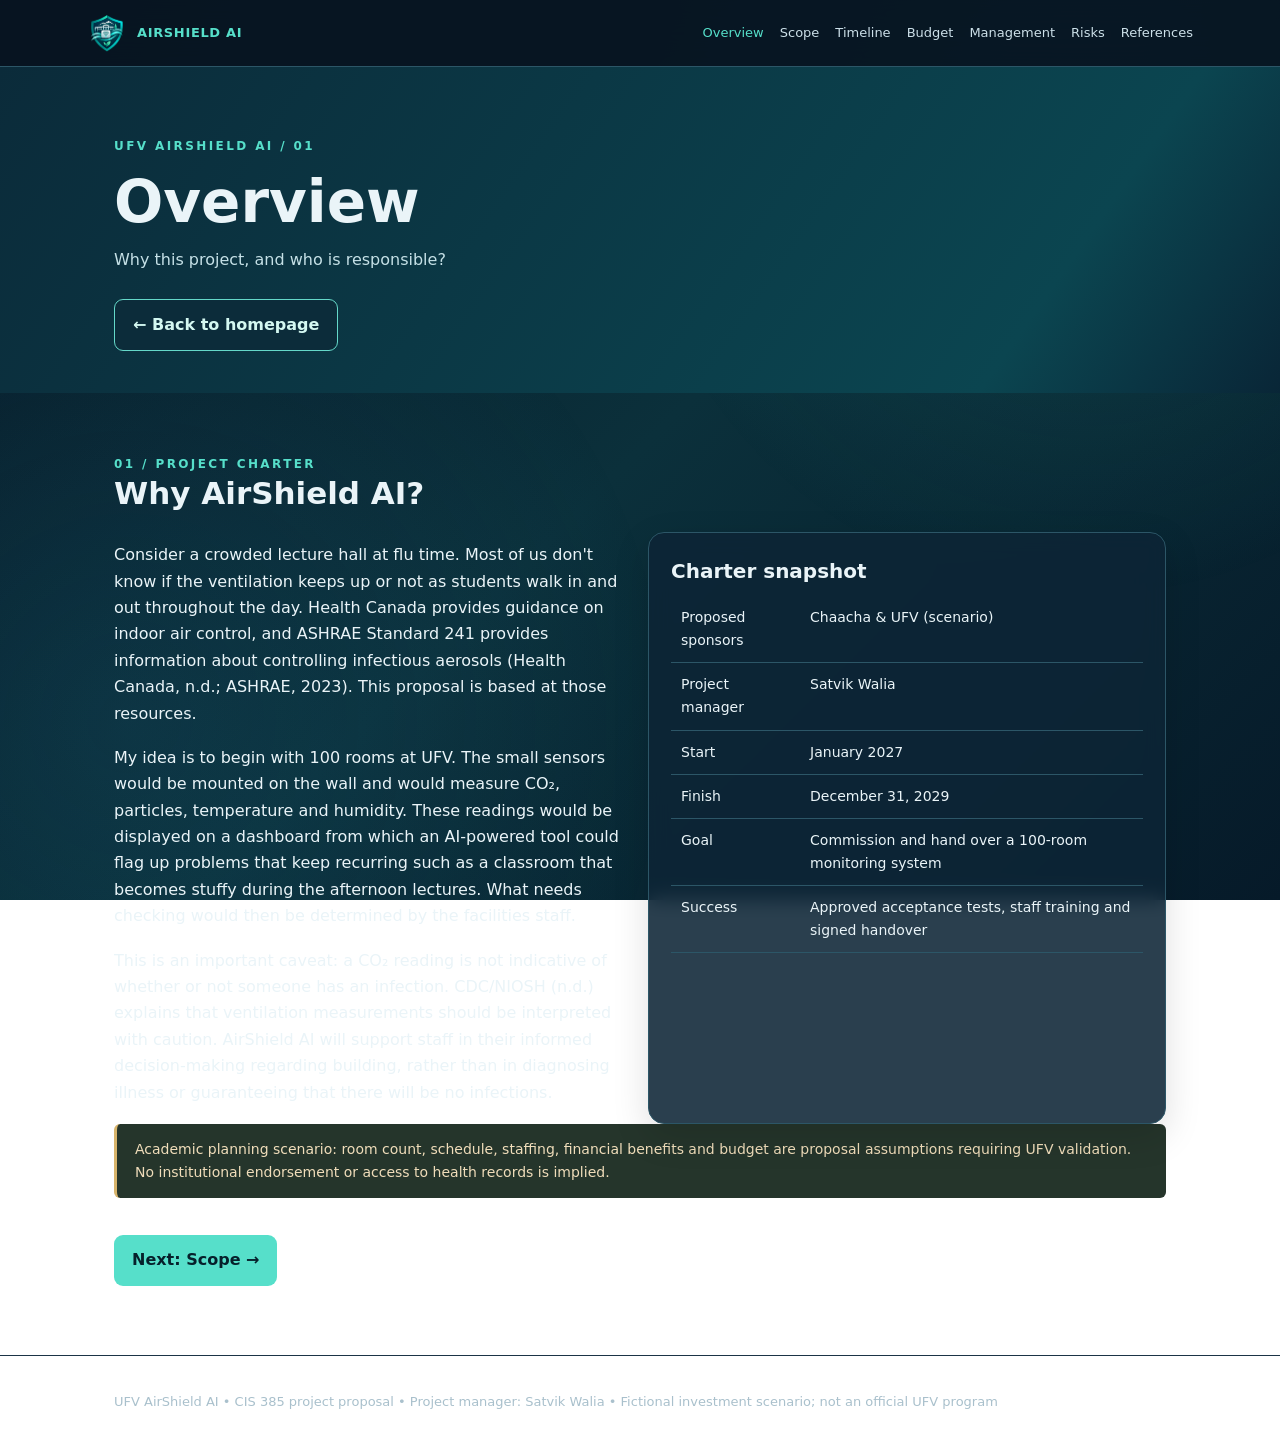
<file: overview.html>
<!DOCTYPE html>

<html lang="en"><head><meta charset="utf-8"/><meta content="width=device-width,initial-scale=1" name="viewport"/><title>Overview | UFV AirShield AI</title><style>
:root{--bg:#081522;--panel:#102438;--panel2:#142d42;--text:#eaf4f8;--muted:#a9c0cc;--teal:#56dfca;--line:#29465a}*{box-sizing:border-box}html{scroll-behavior:smooth}body{margin:0;background:var(--bg);color:var(--text);font:16px/1.65 system-ui,-apple-system,Segoe UI,sans-serif}a{color:var(--teal)}header{position:sticky;top:0;z-index:5;background:#081522ed;border-bottom:1px solid var(--line)}nav{max-width:1150px;margin:auto;display:flex;gap:16px;align-items:center;padding:13px 22px;flex-wrap:wrap}nav strong{color:var(--teal);margin-right:auto;letter-spacing:.05em}nav a{font-size:13px;text-decoration:none;color:#cce0e9}.wrap{max-width:1100px;margin:auto;padding:0 24px}.hero{padding:94px 0 72px;background:radial-gradient(ellipse at 78% 20%,#164b5b 0%,transparent 47%),linear-gradient(135deg,#0a1a2a,#102d41)}.eyebrow{font-size:12px;letter-spacing:.2em;color:var(--teal);text-transform:uppercase;font-weight:700}h1{font-size:clamp(40px,6vw,72px);line-height:1.08;margin:14px 0}h2{font-size:31px;line-height:1.2;margin:0 0 20px}h3{font-size:20px;margin:0 0 8px}p{margin:10px 0 18px}.lead{font-size:20px;max-width:750px;color:#c6dce6}.pill{display:inline-block;padding:5px 12px;border:1px solid #3e8f92;border-radius:40px;color:var(--teal);font-size:12px;margin:4px 8px 4px 0}.stats{display:grid;grid-template-columns:repeat(4,1fr);gap:12px;margin-top:40px}.stat,.card{background:var(--panel);border:1px solid var(--line);border-radius:16px;padding:22px}.stat b{font-size:26px;color:var(--teal);display:block}.stat small,.muted{color:var(--muted)}section{padding:62px 0;border-bottom:1px solid #1b3446}.grid2{display:grid;grid-template-columns:repeat(2,1fr);gap:16px}.grid3{display:grid;grid-template-columns:repeat(3,1fr);gap:16px}.card p,.card li{color:#c1d6df}.tag{color:var(--teal);font-size:12px;text-transform:uppercase;letter-spacing:.12em}table{border-collapse:collapse;width:100%;font-size:14px}td,th{border-bottom:1px solid var(--line);padding:10px;text-align:left;vertical-align:top}th{color:var(--teal)}.scroll{overflow:auto}.note{padding:14px 18px;background:#25352b;border-left:3px solid #d8b46b;border-radius:6px;color:#f0ddba;font-size:14px}.flow{display:flex;align-items:center;gap:10px;flex-wrap:wrap}.node{flex:1;min-width:170px;text-align:center;background:var(--panel2);padding:20px;border-radius:12px;border:1px solid #326078}.arrow{color:var(--teal);font-size:26px}.gantt{display:grid;grid-template-columns:190px 1fr;gap:9px;align-items:center;font-size:13px}.years{display:grid;grid-template-columns:repeat(3,1fr);text-align:center;color:var(--teal)}.track{height:22px;border-radius:5px;background:repeating-linear-gradient(90deg,#183246 0,#183246 calc(33.333% - 1px),#315164 calc(33.333% - 1px),#315164 33.333%);position:relative}.bar{height:100%;border-radius:5px;background:linear-gradient(90deg,#1ca9a6,#73e2c6);position:absolute}.budgetbar{height:12px;background:#25455a;border-radius:20px;overflow:hidden}.budgetbar span{display:block;height:100%;background:var(--teal)}.budgetrow{margin:13px 0}.budgetrow .label{display:flex;justify-content:space-between;gap:8px;font-size:14px}.risk{display:grid;grid-template-columns:1fr 1fr;gap:10px}.refs li{margin:12px 0;overflow-wrap:anywhere}footer{padding:35px 0;color:var(--muted);font-size:13px}.cta{display:inline-block;background:var(--teal);color:#06202b;text-decoration:none;padding:12px 18px;border-radius:8px;font-weight:750}.small{font-size:13px;color:var(--muted)}@media(max-width:700px){.stats,.grid2,.grid3,.risk{grid-template-columns:1fr}.gantt{grid-template-columns:115px 1fr;font-size:11px}nav{gap:9px}nav a{font-size:11px}.hero{padding:65px 0}.arrow{display:none}}

/* AirShield v2 visual system */
:root{--bg:#061824;--panel:rgba(13,37,54,.88);--panel2:rgba(20,55,72,.9);--line:#2c5667}body{background:linear-gradient(135deg,#061724,#0b303b 50%,#061a29);background-attachment:fixed}body:before{content:"";position:fixed;inset:0;z-index:-1;pointer-events:none;background:radial-gradient(circle at 85% 15%,rgba(46,199,180,.14),transparent 35%),radial-gradient(circle at 10% 80%,rgba(29,105,137,.18),transparent 40%)}header{backdrop-filter:blur(16px)}nav .brand{display:flex;align-items:center;gap:10px;margin-right:auto;text-decoration:none;font-weight:850;letter-spacing:.05em;color:var(--teal)}.brand img{width:40px;height:40px;object-fit:contain}nav a.active{color:var(--teal)}.hero{position:relative;isolation:isolate;overflow:hidden;min-height:570px;background:radial-gradient(ellipse at 70% 30%,#0d5360 0%,transparent 48%),linear-gradient(120deg,#081a2b,#092e3b)}.hero .wrap{position:relative;z-index:2}.hero:before{content:"";position:absolute;inset:0;background-image:linear-gradient(rgba(99,230,209,.055) 1px,transparent 1px),linear-gradient(90deg,rgba(99,230,209,.055) 1px,transparent 1px);background-size:48px 48px;mask-image:linear-gradient(to left,black,transparent);pointer-events:none}.air-art{position:absolute;right:-80px;top:20px;width:min(60vw,750px);height:100%;opacity:.68;z-index:1;pointer-events:none}.air-art path{fill:none;stroke:#5be7d3;stroke-width:2;opacity:.45;stroke-dasharray:16 13;animation:drift 16s linear infinite}.air-art circle{fill:#79f5dd;animation:float 7s ease-in-out infinite alternate}.air-art circle:nth-of-type(2n){animation-delay:-3s}.air-art .halo{fill:none;stroke:#4fdcc5;stroke-width:1;opacity:.2;animation:pulse 6s ease-in-out infinite alternate}@keyframes drift{to{stroke-dashoffset:-350}}@keyframes float{to{transform:translate(-18px,-26px);opacity:.35}}@keyframes pulse{to{transform:scale(1.1);opacity:.1}}.hero h1{max-width:740px;text-shadow:0 3px 30px #041b26}.card,.stat{backdrop-filter:blur(10px);box-shadow:0 12px 36px rgba(0,0,0,.13)}.card:hover{border-color:#438a8d}.cta,.outline-btn{display:inline-flex;align-items:center;gap:8px;margin:7px 8px 7px 0;padding:12px 18px;border-radius:9px;font-weight:750;text-decoration:none;transition:transform .2s,background .2s}.cta:hover,.outline-btn:hover{transform:translateY(-2px)}.outline-btn{border:1px solid #65d8c9;color:#d4f8f1;background:#0c2c3a}.quicklinks{display:grid;grid-template-columns:repeat(3,1fr);gap:16px;margin:28px 0}.quicklinks a{color:inherit;text-decoration:none}.quicklinks .card{height:100%}.quicklinks .card:hover{transform:translateY(-3px);transition:transform .2s}.page-intro{padding:70px 0 35px;background:linear-gradient(125deg,#0b2b3a,#0b4550 80%,#092637)}.page-intro h1{font-size:clamp(36px,5vw,58px)}.page-intro p{max-width:760px;color:#c5e0e6}.section-page section{padding-top:40px}.next-link{margin-top:30px}.brandmark{width:110px;height:110px;object-fit:contain;filter:drop-shadow(0 15px 20px #0005)}.reading-note{font-size:13px;color:#a9c0cc}.cta:focus-visible,.outline-btn:focus-visible,nav a:focus-visible{outline:3px solid #fff;outline-offset:3px}@media(max-width:700px){.quicklinks{grid-template-columns:1fr}.air-art{width:110%;right:-45%;opacity:.28}.hero{min-height:auto}.brand img{width:32px;height:32px}nav{gap:11px}.hero .stats{margin-top:22px}}@media(prefers-reduced-motion:reduce){*,*:before,*:after{animation:none!important;scroll-behavior:auto!important;transition:none!important}}
</style><link href="experience.css" rel="stylesheet"/></head><body><header><nav><a class="brand" href="index.html"><img alt="AirShield AI shield logo" src="airshield-logo.png"/>AIRSHIELD AI</a><a class="active" href="overview.html">Overview</a><a href="scope.html">Scope</a><a href="timeline.html">Timeline</a><a href="budget.html">Budget</a><a href="management.html">Management</a><a href="risks.html">Risks</a><a href="references.html">References</a></nav></header>
<main><div class="page-intro"><div class="wrap"><div class="eyebrow">UFV AirShield AI / 01</div><h1>Overview</h1><p>Why this project, and who is responsible?</p><a class="outline-btn" href="index.html">← Back to homepage</a></div></div><section id="overview"><div class="wrap"><div class="eyebrow">01 / Project charter</div><h2>Why AirShield AI?</h2><div class="grid2"><div><p>Consider a crowded lecture hall at flu time. Most of us don't know if the ventilation keeps up or not as students walk in and out throughout the day. Health Canada provides guidance on indoor air control, and ASHRAE Standard 241 provides information about controlling infectious aerosols (Health Canada, n.d.; ASHRAE, 2023). This proposal is based at those resources.</p><p>My idea is to begin with 100 rooms at UFV. The small sensors would be mounted on the wall and would measure CO₂, particles, temperature and humidity. These readings would be displayed on a dashboard from which an AI-powered tool could flag up problems that keep recurring such as a classroom that becomes stuffy during the afternoon lectures. What needs checking would then be determined by the facilities staff.</p><p>This is an important caveat: a CO₂ reading is not indicative of whether or not someone has an infection. CDC/NIOSH (n.d.) explains that ventilation measurements should be interpreted with caution. AirShield AI will support staff in their informed decision-making regarding building, rather than in diagnosing illness or guaranteeing that there will be no infections.</p></div><div class="card"><h3>Charter snapshot</h3><table><tr><td>Proposed sponsors</td><td>Chaacha &amp; UFV (scenario)</td></tr><tr><td>Project manager</td><td>Satvik Walia</td></tr><tr><td>Start</td><td>January 2027</td></tr><tr><td>Finish</td><td>December 31, 2029</td></tr><tr><td>Goal</td><td>Commission and hand over a 100-room monitoring system</td></tr><tr><td>Success</td><td>Approved acceptance tests, staff training and signed handover</td></tr></table></div></div><div class="note">Academic planning scenario: room count, schedule, staffing, financial benefits and budget are proposal assumptions requiring UFV validation. No institutional endorsement or access to health records is implied.</div><div class="next-link"><a class="cta" href="scope.html">Next: Scope →</a></div></div></section></main><footer><div class="wrap">UFV AirShield AI  •  CIS 385 project proposal  •  Project manager: Satvik Walia  •  Fictional investment scenario; not an official UFV program</div></footer>
<script>
const tasks=[['Initiation & approvals',0,3],['Requirements & design',3,8],['Vendor procurement',6,11],['AI platform development',8,19],['Pilot installation',12,17],['Pilot testing',17,21],['Full installation',21,29],['Security & quality testing',26,33],['Training & handover',32,35],['Project closure',35,36]];const gantt=document.querySelector('#gantt');if(gantt)tasks.forEach(([name,start,end])=>{const label=document.createElement('div');label.textContent=name;const track=document.createElement('div');track.className='track';const bar=document.createElement('div');bar.className='bar';bar.style.left=(start/36*100)+'%';bar.style.width=((end-start)/36*100)+'%';bar.title=`Months ${start+1}–${end}`;track.append(bar);gantt.append(label,track)});
const costs=[['100 sensors',140000],['Installation & calibration',60000],['Network / IoT',75000],['AI software / dashboard',180000],['Cloud / storage',45000],['Cybersecurity / privacy',65000],['Project staffing',160000],['Testing / QA',40000],['Training / documentation',25000],['Contingency reserve',79000]];const budget=document.querySelector('#budgetRows');if(budget)costs.forEach(([name,amount])=>{const div=document.createElement('div');div.className='budgetrow';div.innerHTML=`<div class="label"><span>${name}</span><b>$${amount.toLocaleString('en-CA')}</b></div><div class="budgetbar"><span style="width:${amount/180000*100}%"></span></div>`;budget.append(div)});const total=document.createElement('h3');total.textContent='Total: $'+costs.reduce((sum,x)=>sum+x[1],0).toLocaleString('en-CA');if(budget)budget.append(total);
const risks=[['Sensor failure','Medium / High','Calibrate, inspect and maintain spares'],['Cybersecurity breach','Medium / High','Encrypt, restrict access, audit'],['False AI alerts','High / Medium','Human review and threshold tuning'],['Cost overruns','Medium / High','Track actuals and control changes'],['Installation delays','Medium / Medium','Vendor milestones and buffers'],['Network outage','Medium / High','Test connectivity and buffer data'],['Staff resistance','Medium / Medium','Consult and train users'],['Privacy concerns','Medium / High','Minimize data and assess privacy'],['Inaccurate readings','Medium / High','Commission and recalibrate'],['Vendor lock-in','Medium / Medium','Prefer open standards and exit clauses']];if(document.querySelector('#risksBody'))document.querySelector('#risksBody').innerHTML=risks.map(([a,b,c])=>`<tr><td>${a}</td><td>${b}</td><td>${c}</td></tr>`).join('');
</script><script defer="" src="experience.js"></script></body></html>
</file>
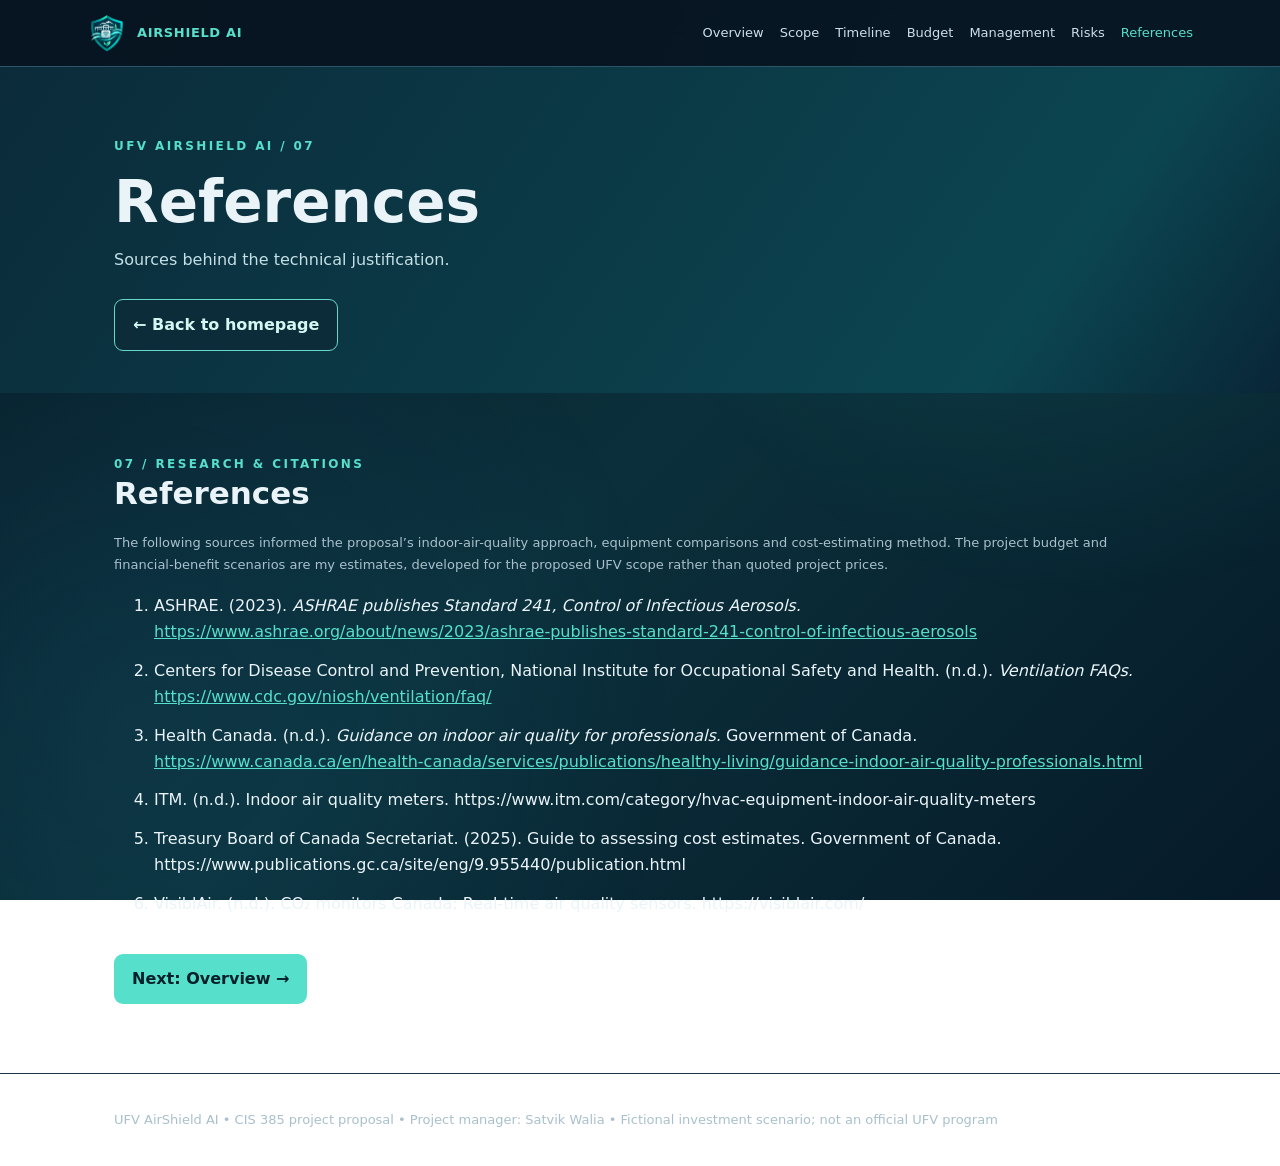
<file: references.html>
<!DOCTYPE html>

<html lang="en"><head><meta charset="utf-8"/><meta content="width=device-width,initial-scale=1" name="viewport"/><title>References | UFV AirShield AI</title><style>
:root{--bg:#081522;--panel:#102438;--panel2:#142d42;--text:#eaf4f8;--muted:#a9c0cc;--teal:#56dfca;--line:#29465a}*{box-sizing:border-box}html{scroll-behavior:smooth}body{margin:0;background:var(--bg);color:var(--text);font:16px/1.65 system-ui,-apple-system,Segoe UI,sans-serif}a{color:var(--teal)}header{position:sticky;top:0;z-index:5;background:#081522ed;border-bottom:1px solid var(--line)}nav{max-width:1150px;margin:auto;display:flex;gap:16px;align-items:center;padding:13px 22px;flex-wrap:wrap}nav strong{color:var(--teal);margin-right:auto;letter-spacing:.05em}nav a{font-size:13px;text-decoration:none;color:#cce0e9}.wrap{max-width:1100px;margin:auto;padding:0 24px}.hero{padding:94px 0 72px;background:radial-gradient(ellipse at 78% 20%,#164b5b 0%,transparent 47%),linear-gradient(135deg,#0a1a2a,#102d41)}.eyebrow{font-size:12px;letter-spacing:.2em;color:var(--teal);text-transform:uppercase;font-weight:700}h1{font-size:clamp(40px,6vw,72px);line-height:1.08;margin:14px 0}h2{font-size:31px;line-height:1.2;margin:0 0 20px}h3{font-size:20px;margin:0 0 8px}p{margin:10px 0 18px}.lead{font-size:20px;max-width:750px;color:#c6dce6}.pill{display:inline-block;padding:5px 12px;border:1px solid #3e8f92;border-radius:40px;color:var(--teal);font-size:12px;margin:4px 8px 4px 0}.stats{display:grid;grid-template-columns:repeat(4,1fr);gap:12px;margin-top:40px}.stat,.card{background:var(--panel);border:1px solid var(--line);border-radius:16px;padding:22px}.stat b{font-size:26px;color:var(--teal);display:block}.stat small,.muted{color:var(--muted)}section{padding:62px 0;border-bottom:1px solid #1b3446}.grid2{display:grid;grid-template-columns:repeat(2,1fr);gap:16px}.grid3{display:grid;grid-template-columns:repeat(3,1fr);gap:16px}.card p,.card li{color:#c1d6df}.tag{color:var(--teal);font-size:12px;text-transform:uppercase;letter-spacing:.12em}table{border-collapse:collapse;width:100%;font-size:14px}td,th{border-bottom:1px solid var(--line);padding:10px;text-align:left;vertical-align:top}th{color:var(--teal)}.scroll{overflow:auto}.note{padding:14px 18px;background:#25352b;border-left:3px solid #d8b46b;border-radius:6px;color:#f0ddba;font-size:14px}.flow{display:flex;align-items:center;gap:10px;flex-wrap:wrap}.node{flex:1;min-width:170px;text-align:center;background:var(--panel2);padding:20px;border-radius:12px;border:1px solid #326078}.arrow{color:var(--teal);font-size:26px}.gantt{display:grid;grid-template-columns:190px 1fr;gap:9px;align-items:center;font-size:13px}.years{display:grid;grid-template-columns:repeat(3,1fr);text-align:center;color:var(--teal)}.track{height:22px;border-radius:5px;background:repeating-linear-gradient(90deg,#183246 0,#183246 calc(33.333% - 1px),#315164 calc(33.333% - 1px),#315164 33.333%);position:relative}.bar{height:100%;border-radius:5px;background:linear-gradient(90deg,#1ca9a6,#73e2c6);position:absolute}.budgetbar{height:12px;background:#25455a;border-radius:20px;overflow:hidden}.budgetbar span{display:block;height:100%;background:var(--teal)}.budgetrow{margin:13px 0}.budgetrow .label{display:flex;justify-content:space-between;gap:8px;font-size:14px}.risk{display:grid;grid-template-columns:1fr 1fr;gap:10px}.refs li{margin:12px 0;overflow-wrap:anywhere}footer{padding:35px 0;color:var(--muted);font-size:13px}.cta{display:inline-block;background:var(--teal);color:#06202b;text-decoration:none;padding:12px 18px;border-radius:8px;font-weight:750}.small{font-size:13px;color:var(--muted)}@media(max-width:700px){.stats,.grid2,.grid3,.risk{grid-template-columns:1fr}.gantt{grid-template-columns:115px 1fr;font-size:11px}nav{gap:9px}nav a{font-size:11px}.hero{padding:65px 0}.arrow{display:none}}

/* AirShield v2 visual system */
:root{--bg:#061824;--panel:rgba(13,37,54,.88);--panel2:rgba(20,55,72,.9);--line:#2c5667}body{background:linear-gradient(135deg,#061724,#0b303b 50%,#061a29);background-attachment:fixed}body:before{content:"";position:fixed;inset:0;z-index:-1;pointer-events:none;background:radial-gradient(circle at 85% 15%,rgba(46,199,180,.14),transparent 35%),radial-gradient(circle at 10% 80%,rgba(29,105,137,.18),transparent 40%)}header{backdrop-filter:blur(16px)}nav .brand{display:flex;align-items:center;gap:10px;margin-right:auto;text-decoration:none;font-weight:850;letter-spacing:.05em;color:var(--teal)}.brand img{width:40px;height:40px;object-fit:contain}nav a.active{color:var(--teal)}.hero{position:relative;isolation:isolate;overflow:hidden;min-height:570px;background:radial-gradient(ellipse at 70% 30%,#0d5360 0%,transparent 48%),linear-gradient(120deg,#081a2b,#092e3b)}.hero .wrap{position:relative;z-index:2}.hero:before{content:"";position:absolute;inset:0;background-image:linear-gradient(rgba(99,230,209,.055) 1px,transparent 1px),linear-gradient(90deg,rgba(99,230,209,.055) 1px,transparent 1px);background-size:48px 48px;mask-image:linear-gradient(to left,black,transparent);pointer-events:none}.air-art{position:absolute;right:-80px;top:20px;width:min(60vw,750px);height:100%;opacity:.68;z-index:1;pointer-events:none}.air-art path{fill:none;stroke:#5be7d3;stroke-width:2;opacity:.45;stroke-dasharray:16 13;animation:drift 16s linear infinite}.air-art circle{fill:#79f5dd;animation:float 7s ease-in-out infinite alternate}.air-art circle:nth-of-type(2n){animation-delay:-3s}.air-art .halo{fill:none;stroke:#4fdcc5;stroke-width:1;opacity:.2;animation:pulse 6s ease-in-out infinite alternate}@keyframes drift{to{stroke-dashoffset:-350}}@keyframes float{to{transform:translate(-18px,-26px);opacity:.35}}@keyframes pulse{to{transform:scale(1.1);opacity:.1}}.hero h1{max-width:740px;text-shadow:0 3px 30px #041b26}.card,.stat{backdrop-filter:blur(10px);box-shadow:0 12px 36px rgba(0,0,0,.13)}.card:hover{border-color:#438a8d}.cta,.outline-btn{display:inline-flex;align-items:center;gap:8px;margin:7px 8px 7px 0;padding:12px 18px;border-radius:9px;font-weight:750;text-decoration:none;transition:transform .2s,background .2s}.cta:hover,.outline-btn:hover{transform:translateY(-2px)}.outline-btn{border:1px solid #65d8c9;color:#d4f8f1;background:#0c2c3a}.quicklinks{display:grid;grid-template-columns:repeat(3,1fr);gap:16px;margin:28px 0}.quicklinks a{color:inherit;text-decoration:none}.quicklinks .card{height:100%}.quicklinks .card:hover{transform:translateY(-3px);transition:transform .2s}.page-intro{padding:70px 0 35px;background:linear-gradient(125deg,#0b2b3a,#0b4550 80%,#092637)}.page-intro h1{font-size:clamp(36px,5vw,58px)}.page-intro p{max-width:760px;color:#c5e0e6}.section-page section{padding-top:40px}.next-link{margin-top:30px}.brandmark{width:110px;height:110px;object-fit:contain;filter:drop-shadow(0 15px 20px #0005)}.reading-note{font-size:13px;color:#a9c0cc}.cta:focus-visible,.outline-btn:focus-visible,nav a:focus-visible{outline:3px solid #fff;outline-offset:3px}@media(max-width:700px){.quicklinks{grid-template-columns:1fr}.air-art{width:110%;right:-45%;opacity:.28}.hero{min-height:auto}.brand img{width:32px;height:32px}nav{gap:11px}.hero .stats{margin-top:22px}}@media(prefers-reduced-motion:reduce){*,*:before,*:after{animation:none!important;scroll-behavior:auto!important;transition:none!important}}
</style><link href="experience.css" rel="stylesheet"/></head><body><header><nav><a class="brand" href="index.html"><img alt="AirShield AI shield logo" src="airshield-logo.png"/>AIRSHIELD AI</a><a href="overview.html">Overview</a><a href="scope.html">Scope</a><a href="timeline.html">Timeline</a><a href="budget.html">Budget</a><a href="management.html">Management</a><a href="risks.html">Risks</a><a class="active" href="references.html">References</a></nav></header>
<main><div class="page-intro"><div class="wrap"><div class="eyebrow">UFV AirShield AI / 07</div><h1>References</h1><p>Sources behind the technical justification.</p><a class="outline-btn" href="index.html">← Back to homepage</a></div></div><section id="references"><div class="wrap"><div class="eyebrow">07 / Research &amp; citations</div><h2>References</h2><p class="small">The following sources informed the proposal’s indoor-air-quality approach, equipment comparisons and cost-estimating method. The project budget and financial-benefit scenarios are my estimates, developed for the proposed UFV scope rather than quoted project prices.</p><ol class="refs"><li>ASHRAE. (2023). <em>ASHRAE publishes Standard 241, Control of Infectious Aerosols.</em> <a href="https://www.ashrae.org/about/news/2023/ashrae-publishes-standard-241-control-of-infectious-aerosols" rel="noopener" target="_blank">https://www.ashrae.org/about/news/2023/ashrae-publishes-standard-241-control-of-infectious-aerosols</a></li><li>Centers for Disease Control and Prevention, National Institute for Occupational Safety and Health. (n.d.). <em>Ventilation FAQs.</em> <a href="https://www.cdc.gov/niosh/ventilation/faq/" rel="noopener" target="_blank">https://www.cdc.gov/niosh/ventilation/faq/</a></li><li>Health Canada. (n.d.). <em>Guidance on indoor air quality for professionals.</em> Government of Canada. <a href="https://www.canada.ca/en/health-canada/services/publications/healthy-living/guidance-indoor-air-quality-professionals.html" rel="noopener" target="_blank">https://www.canada.ca/en/health-canada/services/publications/healthy-living/guidance-indoor-air-quality-professionals.html</a></li><li>ITM. (n.d.). Indoor air quality meters. https://www.itm.com/category/hvac-equipment-indoor-air-quality-meters</li><li>Treasury Board of Canada Secretariat. (2025). Guide to assessing cost estimates. Government of Canada. https://www.publications.gc.ca/site/eng/9.955440/publication.html</li><li>VisiblAir. (n.d.). CO₂ monitors Canada: Real-time air quality sensors. https://visiblair.com/</li></ol><div class="next-link"><a class="cta" href="overview.html">Next: Overview →</a></div></div></section></main><footer><div class="wrap">UFV AirShield AI  •  CIS 385 project proposal  •  Project manager: Satvik Walia  •  Fictional investment scenario; not an official UFV program</div></footer>
<script>
const tasks=[['Initiation & approvals',0,3],['Requirements & design',3,8],['Vendor procurement',6,11],['AI platform development',8,19],['Pilot installation',12,17],['Pilot testing',17,21],['Full installation',21,29],['Security & quality testing',26,33],['Training & handover',32,35],['Project closure',35,36]];const gantt=document.querySelector('#gantt');if(gantt)tasks.forEach(([name,start,end])=>{const label=document.createElement('div');label.textContent=name;const track=document.createElement('div');track.className='track';const bar=document.createElement('div');bar.className='bar';bar.style.left=(start/36*100)+'%';bar.style.width=((end-start)/36*100)+'%';bar.title=`Months ${start+1}–${end}`;track.append(bar);gantt.append(label,track)});
const costs=[['100 sensors',140000],['Installation & calibration',60000],['Network / IoT',75000],['AI software / dashboard',180000],['Cloud / storage',45000],['Cybersecurity / privacy',65000],['Project staffing',160000],['Testing / QA',40000],['Training / documentation',25000],['Contingency reserve',79000]];const budget=document.querySelector('#budgetRows');if(budget)costs.forEach(([name,amount])=>{const div=document.createElement('div');div.className='budgetrow';div.innerHTML=`<div class="label"><span>${name}</span><b>$${amount.toLocaleString('en-CA')}</b></div><div class="budgetbar"><span style="width:${amount/180000*100}%"></span></div>`;budget.append(div)});const total=document.createElement('h3');total.textContent='Total: $'+costs.reduce((sum,x)=>sum+x[1],0).toLocaleString('en-CA');if(budget)budget.append(total);
const risks=[['Sensor failure','Medium / High','Calibrate, inspect and maintain spares'],['Cybersecurity breach','Medium / High','Encrypt, restrict access, audit'],['False AI alerts','High / Medium','Human review and threshold tuning'],['Cost overruns','Medium / High','Track actuals and control changes'],['Installation delays','Medium / Medium','Vendor milestones and buffers'],['Network outage','Medium / High','Test connectivity and buffer data'],['Staff resistance','Medium / Medium','Consult and train users'],['Privacy concerns','Medium / High','Minimize data and assess privacy'],['Inaccurate readings','Medium / High','Commission and recalibrate'],['Vendor lock-in','Medium / Medium','Prefer open standards and exit clauses']];if(document.querySelector('#risksBody'))document.querySelector('#risksBody').innerHTML=risks.map(([a,b,c])=>`<tr><td>${a}</td><td>${b}</td><td>${c}</td></tr>`).join('');
</script><script defer="" src="experience.js"></script></body></html>
</file>
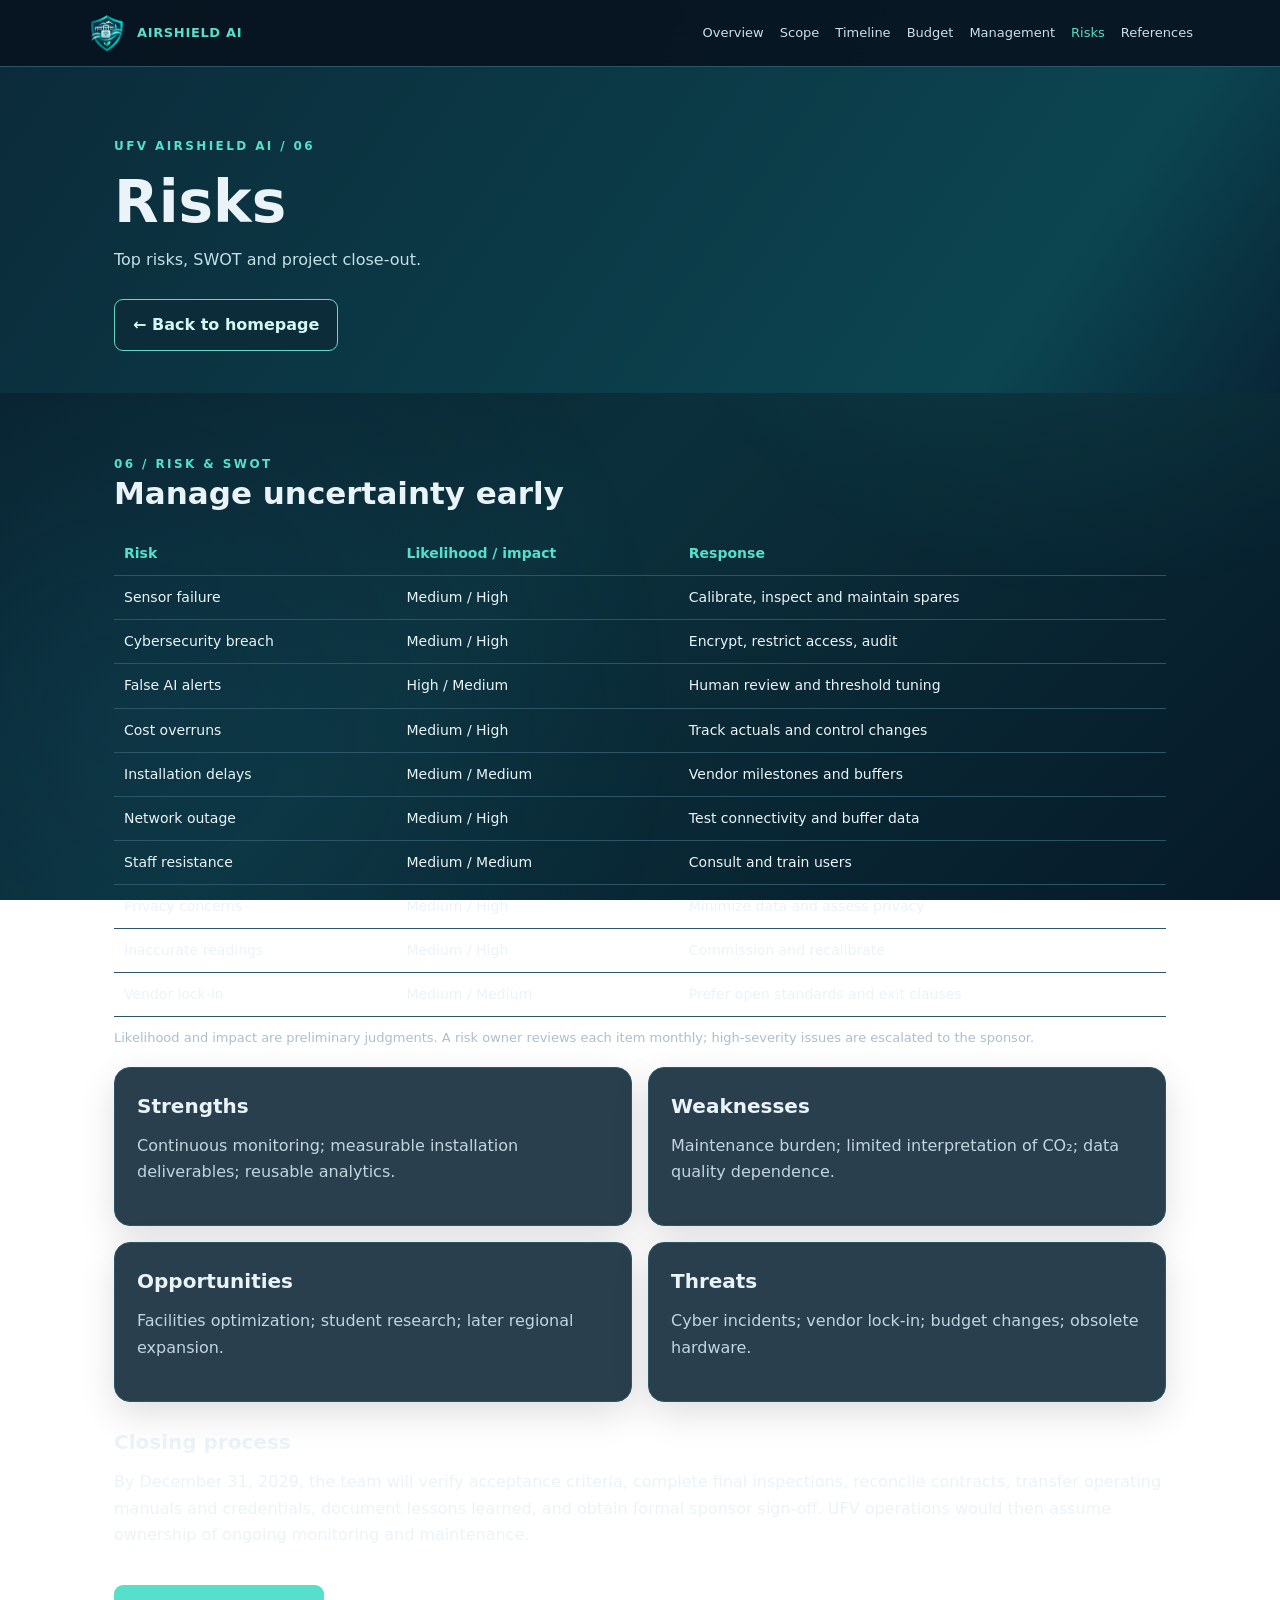
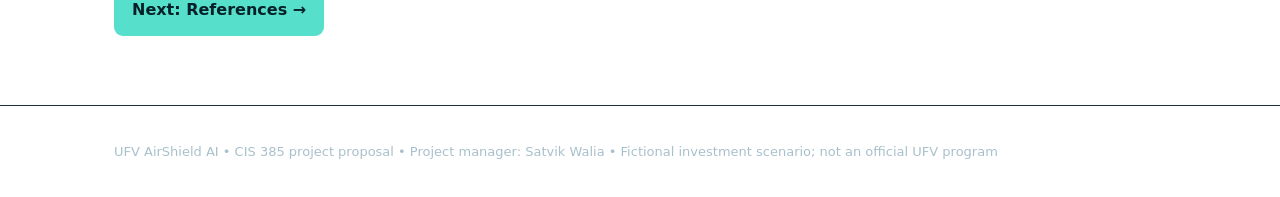
<file: risks.html>
<!DOCTYPE html>

<html lang="en"><head><meta charset="utf-8"/><meta content="width=device-width,initial-scale=1" name="viewport"/><title>Risks | UFV AirShield AI</title><style>
:root{--bg:#081522;--panel:#102438;--panel2:#142d42;--text:#eaf4f8;--muted:#a9c0cc;--teal:#56dfca;--line:#29465a}*{box-sizing:border-box}html{scroll-behavior:smooth}body{margin:0;background:var(--bg);color:var(--text);font:16px/1.65 system-ui,-apple-system,Segoe UI,sans-serif}a{color:var(--teal)}header{position:sticky;top:0;z-index:5;background:#081522ed;border-bottom:1px solid var(--line)}nav{max-width:1150px;margin:auto;display:flex;gap:16px;align-items:center;padding:13px 22px;flex-wrap:wrap}nav strong{color:var(--teal);margin-right:auto;letter-spacing:.05em}nav a{font-size:13px;text-decoration:none;color:#cce0e9}.wrap{max-width:1100px;margin:auto;padding:0 24px}.hero{padding:94px 0 72px;background:radial-gradient(ellipse at 78% 20%,#164b5b 0%,transparent 47%),linear-gradient(135deg,#0a1a2a,#102d41)}.eyebrow{font-size:12px;letter-spacing:.2em;color:var(--teal);text-transform:uppercase;font-weight:700}h1{font-size:clamp(40px,6vw,72px);line-height:1.08;margin:14px 0}h2{font-size:31px;line-height:1.2;margin:0 0 20px}h3{font-size:20px;margin:0 0 8px}p{margin:10px 0 18px}.lead{font-size:20px;max-width:750px;color:#c6dce6}.pill{display:inline-block;padding:5px 12px;border:1px solid #3e8f92;border-radius:40px;color:var(--teal);font-size:12px;margin:4px 8px 4px 0}.stats{display:grid;grid-template-columns:repeat(4,1fr);gap:12px;margin-top:40px}.stat,.card{background:var(--panel);border:1px solid var(--line);border-radius:16px;padding:22px}.stat b{font-size:26px;color:var(--teal);display:block}.stat small,.muted{color:var(--muted)}section{padding:62px 0;border-bottom:1px solid #1b3446}.grid2{display:grid;grid-template-columns:repeat(2,1fr);gap:16px}.grid3{display:grid;grid-template-columns:repeat(3,1fr);gap:16px}.card p,.card li{color:#c1d6df}.tag{color:var(--teal);font-size:12px;text-transform:uppercase;letter-spacing:.12em}table{border-collapse:collapse;width:100%;font-size:14px}td,th{border-bottom:1px solid var(--line);padding:10px;text-align:left;vertical-align:top}th{color:var(--teal)}.scroll{overflow:auto}.note{padding:14px 18px;background:#25352b;border-left:3px solid #d8b46b;border-radius:6px;color:#f0ddba;font-size:14px}.flow{display:flex;align-items:center;gap:10px;flex-wrap:wrap}.node{flex:1;min-width:170px;text-align:center;background:var(--panel2);padding:20px;border-radius:12px;border:1px solid #326078}.arrow{color:var(--teal);font-size:26px}.gantt{display:grid;grid-template-columns:190px 1fr;gap:9px;align-items:center;font-size:13px}.years{display:grid;grid-template-columns:repeat(3,1fr);text-align:center;color:var(--teal)}.track{height:22px;border-radius:5px;background:repeating-linear-gradient(90deg,#183246 0,#183246 calc(33.333% - 1px),#315164 calc(33.333% - 1px),#315164 33.333%);position:relative}.bar{height:100%;border-radius:5px;background:linear-gradient(90deg,#1ca9a6,#73e2c6);position:absolute}.budgetbar{height:12px;background:#25455a;border-radius:20px;overflow:hidden}.budgetbar span{display:block;height:100%;background:var(--teal)}.budgetrow{margin:13px 0}.budgetrow .label{display:flex;justify-content:space-between;gap:8px;font-size:14px}.risk{display:grid;grid-template-columns:1fr 1fr;gap:10px}.refs li{margin:12px 0;overflow-wrap:anywhere}footer{padding:35px 0;color:var(--muted);font-size:13px}.cta{display:inline-block;background:var(--teal);color:#06202b;text-decoration:none;padding:12px 18px;border-radius:8px;font-weight:750}.small{font-size:13px;color:var(--muted)}@media(max-width:700px){.stats,.grid2,.grid3,.risk{grid-template-columns:1fr}.gantt{grid-template-columns:115px 1fr;font-size:11px}nav{gap:9px}nav a{font-size:11px}.hero{padding:65px 0}.arrow{display:none}}

/* AirShield v2 visual system */
:root{--bg:#061824;--panel:rgba(13,37,54,.88);--panel2:rgba(20,55,72,.9);--line:#2c5667}body{background:linear-gradient(135deg,#061724,#0b303b 50%,#061a29);background-attachment:fixed}body:before{content:"";position:fixed;inset:0;z-index:-1;pointer-events:none;background:radial-gradient(circle at 85% 15%,rgba(46,199,180,.14),transparent 35%),radial-gradient(circle at 10% 80%,rgba(29,105,137,.18),transparent 40%)}header{backdrop-filter:blur(16px)}nav .brand{display:flex;align-items:center;gap:10px;margin-right:auto;text-decoration:none;font-weight:850;letter-spacing:.05em;color:var(--teal)}.brand img{width:40px;height:40px;object-fit:contain}nav a.active{color:var(--teal)}.hero{position:relative;isolation:isolate;overflow:hidden;min-height:570px;background:radial-gradient(ellipse at 70% 30%,#0d5360 0%,transparent 48%),linear-gradient(120deg,#081a2b,#092e3b)}.hero .wrap{position:relative;z-index:2}.hero:before{content:"";position:absolute;inset:0;background-image:linear-gradient(rgba(99,230,209,.055) 1px,transparent 1px),linear-gradient(90deg,rgba(99,230,209,.055) 1px,transparent 1px);background-size:48px 48px;mask-image:linear-gradient(to left,black,transparent);pointer-events:none}.air-art{position:absolute;right:-80px;top:20px;width:min(60vw,750px);height:100%;opacity:.68;z-index:1;pointer-events:none}.air-art path{fill:none;stroke:#5be7d3;stroke-width:2;opacity:.45;stroke-dasharray:16 13;animation:drift 16s linear infinite}.air-art circle{fill:#79f5dd;animation:float 7s ease-in-out infinite alternate}.air-art circle:nth-of-type(2n){animation-delay:-3s}.air-art .halo{fill:none;stroke:#4fdcc5;stroke-width:1;opacity:.2;animation:pulse 6s ease-in-out infinite alternate}@keyframes drift{to{stroke-dashoffset:-350}}@keyframes float{to{transform:translate(-18px,-26px);opacity:.35}}@keyframes pulse{to{transform:scale(1.1);opacity:.1}}.hero h1{max-width:740px;text-shadow:0 3px 30px #041b26}.card,.stat{backdrop-filter:blur(10px);box-shadow:0 12px 36px rgba(0,0,0,.13)}.card:hover{border-color:#438a8d}.cta,.outline-btn{display:inline-flex;align-items:center;gap:8px;margin:7px 8px 7px 0;padding:12px 18px;border-radius:9px;font-weight:750;text-decoration:none;transition:transform .2s,background .2s}.cta:hover,.outline-btn:hover{transform:translateY(-2px)}.outline-btn{border:1px solid #65d8c9;color:#d4f8f1;background:#0c2c3a}.quicklinks{display:grid;grid-template-columns:repeat(3,1fr);gap:16px;margin:28px 0}.quicklinks a{color:inherit;text-decoration:none}.quicklinks .card{height:100%}.quicklinks .card:hover{transform:translateY(-3px);transition:transform .2s}.page-intro{padding:70px 0 35px;background:linear-gradient(125deg,#0b2b3a,#0b4550 80%,#092637)}.page-intro h1{font-size:clamp(36px,5vw,58px)}.page-intro p{max-width:760px;color:#c5e0e6}.section-page section{padding-top:40px}.next-link{margin-top:30px}.brandmark{width:110px;height:110px;object-fit:contain;filter:drop-shadow(0 15px 20px #0005)}.reading-note{font-size:13px;color:#a9c0cc}.cta:focus-visible,.outline-btn:focus-visible,nav a:focus-visible{outline:3px solid #fff;outline-offset:3px}@media(max-width:700px){.quicklinks{grid-template-columns:1fr}.air-art{width:110%;right:-45%;opacity:.28}.hero{min-height:auto}.brand img{width:32px;height:32px}nav{gap:11px}.hero .stats{margin-top:22px}}@media(prefers-reduced-motion:reduce){*,*:before,*:after{animation:none!important;scroll-behavior:auto!important;transition:none!important}}
</style><link rel="stylesheet" href="experience.css"/></head><body><header><nav><a class="brand" href="index.html"><img alt="AirShield AI shield logo" src="airshield-logo.png"/>AIRSHIELD AI</a><a href="overview.html">Overview</a><a href="scope.html">Scope</a><a href="timeline.html">Timeline</a><a href="budget.html">Budget</a><a href="management.html">Management</a><a class="active" href="risks.html">Risks</a><a href="references.html">References</a></nav></header>
<main><div class="page-intro"><div class="wrap"><div class="eyebrow">UFV AirShield AI / 06</div><h1>Risks</h1><p>Top risks, SWOT and project close-out.</p><a class="outline-btn" href="index.html">← Back to homepage</a></div></div><section id="risks"><div class="wrap"><div class="eyebrow">06 / Risk &amp; SWOT</div><h2>Manage uncertainty early</h2><div class="scroll"><table><thead><tr><th>Risk</th><th>Likelihood / impact</th><th>Response</th></tr></thead><tbody id="risksBody"></tbody></table></div><p class="small">Likelihood and impact are preliminary judgments. A risk owner reviews each item monthly; high-severity issues are escalated to the sponsor.</p><div class="grid2"><div class="card"><h3>Strengths</h3><p>Continuous monitoring; measurable installation deliverables; reusable analytics.</p></div><div class="card"><h3>Weaknesses</h3><p>Maintenance burden; limited interpretation of CO₂; data quality dependence.</p></div><div class="card"><h3>Opportunities</h3><p>Facilities optimization; student research; later regional expansion.</p></div><div class="card"><h3>Threats</h3><p>Cyber incidents; vendor lock-in; budget changes; obsolete hardware.</p></div></div><h3 style="margin-top:24px">Closing process</h3><p>By December 31, 2029, the team will verify acceptance criteria, complete final inspections, reconcile contracts, transfer operating manuals and credentials, document lessons learned, and obtain formal sponsor sign-off. UFV operations would then assume ownership of ongoing monitoring and maintenance.</p><div class="next-link"><a class="cta" href="references.html">Next: References →</a></div></div></section></main><footer><div class="wrap">UFV AirShield AI  •  CIS 385 project proposal  •  Project manager: Satvik Walia  •  Fictional investment scenario; not an official UFV program</div></footer>
<script>
const tasks=[['Initiation & approvals',0,3],['Requirements & design',3,8],['Vendor procurement',6,11],['AI platform development',8,19],['Pilot installation',12,17],['Pilot testing',17,21],['Full installation',21,29],['Security & quality testing',26,33],['Training & handover',32,35],['Project closure',35,36]];const gantt=document.querySelector('#gantt');if(gantt)tasks.forEach(([name,start,end])=>{const label=document.createElement('div');label.textContent=name;const track=document.createElement('div');track.className='track';const bar=document.createElement('div');bar.className='bar';bar.style.left=(start/36*100)+'%';bar.style.width=((end-start)/36*100)+'%';bar.title=`Months ${start+1}–${end}`;track.append(bar);gantt.append(label,track)});
const costs=[['100 sensors',140000],['Installation & calibration',60000],['Network / IoT',75000],['AI software / dashboard',180000],['Cloud / storage',45000],['Cybersecurity / privacy',65000],['Project staffing',160000],['Testing / QA',40000],['Training / documentation',25000],['Contingency reserve',79000]];const budget=document.querySelector('#budgetRows');if(budget)costs.forEach(([name,amount])=>{const div=document.createElement('div');div.className='budgetrow';div.innerHTML=`<div class="label"><span>${name}</span><b>$${amount.toLocaleString('en-CA')}</b></div><div class="budgetbar"><span style="width:${amount/180000*100}%"></span></div>`;budget.append(div)});const total=document.createElement('h3');total.textContent='Total: $'+costs.reduce((sum,x)=>sum+x[1],0).toLocaleString('en-CA');if(budget)budget.append(total);
const risks=[['Sensor failure','Medium / High','Calibrate, inspect and maintain spares'],['Cybersecurity breach','Medium / High','Encrypt, restrict access, audit'],['False AI alerts','High / Medium','Human review and threshold tuning'],['Cost overruns','Medium / High','Track actuals and control changes'],['Installation delays','Medium / Medium','Vendor milestones and buffers'],['Network outage','Medium / High','Test connectivity and buffer data'],['Staff resistance','Medium / Medium','Consult and train users'],['Privacy concerns','Medium / High','Minimize data and assess privacy'],['Inaccurate readings','Medium / High','Commission and recalibrate'],['Vendor lock-in','Medium / Medium','Prefer open standards and exit clauses']];if(document.querySelector('#risksBody'))document.querySelector('#risksBody').innerHTML=risks.map(([a,b,c])=>`<tr><td>${a}</td><td>${b}</td><td>${c}</td></tr>`).join('');
</script><script src="experience.js" defer></script></body></html>
</file>
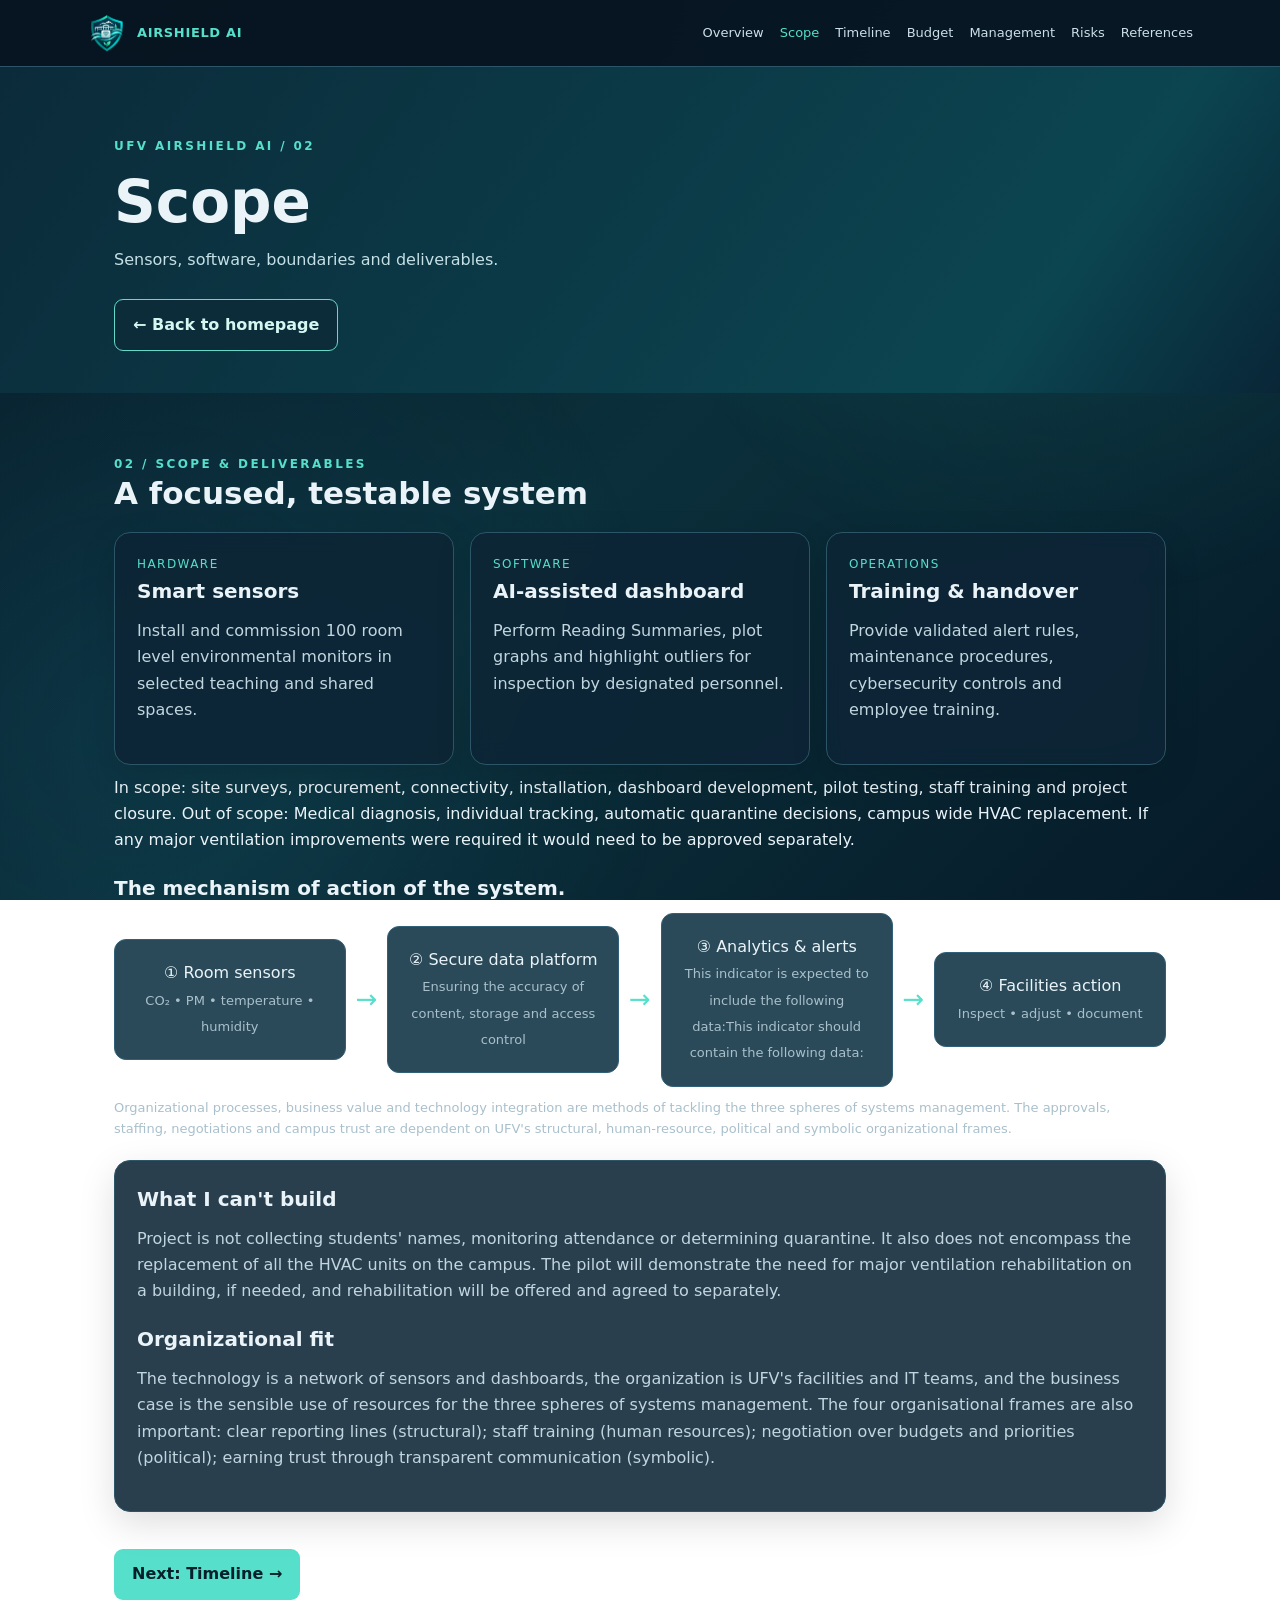
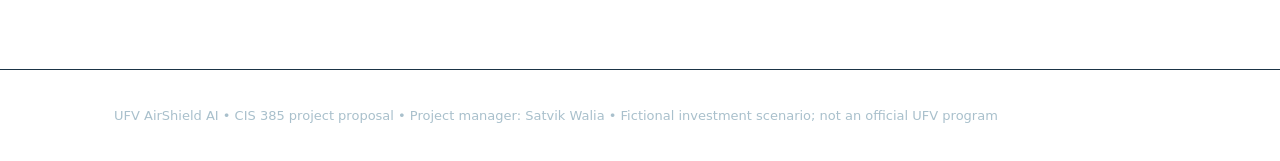
<file: scope.html>
<!DOCTYPE html>

<html lang="en"><head><meta charset="utf-8"/><meta content="width=device-width,initial-scale=1" name="viewport"/><title>Scope | UFV AirShield AI</title><style>
:root{--bg:#081522;--panel:#102438;--panel2:#142d42;--text:#eaf4f8;--muted:#a9c0cc;--teal:#56dfca;--line:#29465a}*{box-sizing:border-box}html{scroll-behavior:smooth}body{margin:0;background:var(--bg);color:var(--text);font:16px/1.65 system-ui,-apple-system,Segoe UI,sans-serif}a{color:var(--teal)}header{position:sticky;top:0;z-index:5;background:#081522ed;border-bottom:1px solid var(--line)}nav{max-width:1150px;margin:auto;display:flex;gap:16px;align-items:center;padding:13px 22px;flex-wrap:wrap}nav strong{color:var(--teal);margin-right:auto;letter-spacing:.05em}nav a{font-size:13px;text-decoration:none;color:#cce0e9}.wrap{max-width:1100px;margin:auto;padding:0 24px}.hero{padding:94px 0 72px;background:radial-gradient(ellipse at 78% 20%,#164b5b 0%,transparent 47%),linear-gradient(135deg,#0a1a2a,#102d41)}.eyebrow{font-size:12px;letter-spacing:.2em;color:var(--teal);text-transform:uppercase;font-weight:700}h1{font-size:clamp(40px,6vw,72px);line-height:1.08;margin:14px 0}h2{font-size:31px;line-height:1.2;margin:0 0 20px}h3{font-size:20px;margin:0 0 8px}p{margin:10px 0 18px}.lead{font-size:20px;max-width:750px;color:#c6dce6}.pill{display:inline-block;padding:5px 12px;border:1px solid #3e8f92;border-radius:40px;color:var(--teal);font-size:12px;margin:4px 8px 4px 0}.stats{display:grid;grid-template-columns:repeat(4,1fr);gap:12px;margin-top:40px}.stat,.card{background:var(--panel);border:1px solid var(--line);border-radius:16px;padding:22px}.stat b{font-size:26px;color:var(--teal);display:block}.stat small,.muted{color:var(--muted)}section{padding:62px 0;border-bottom:1px solid #1b3446}.grid2{display:grid;grid-template-columns:repeat(2,1fr);gap:16px}.grid3{display:grid;grid-template-columns:repeat(3,1fr);gap:16px}.card p,.card li{color:#c1d6df}.tag{color:var(--teal);font-size:12px;text-transform:uppercase;letter-spacing:.12em}table{border-collapse:collapse;width:100%;font-size:14px}td,th{border-bottom:1px solid var(--line);padding:10px;text-align:left;vertical-align:top}th{color:var(--teal)}.scroll{overflow:auto}.note{padding:14px 18px;background:#25352b;border-left:3px solid #d8b46b;border-radius:6px;color:#f0ddba;font-size:14px}.flow{display:flex;align-items:center;gap:10px;flex-wrap:wrap}.node{flex:1;min-width:170px;text-align:center;background:var(--panel2);padding:20px;border-radius:12px;border:1px solid #326078}.arrow{color:var(--teal);font-size:26px}.gantt{display:grid;grid-template-columns:190px 1fr;gap:9px;align-items:center;font-size:13px}.years{display:grid;grid-template-columns:repeat(3,1fr);text-align:center;color:var(--teal)}.track{height:22px;border-radius:5px;background:repeating-linear-gradient(90deg,#183246 0,#183246 calc(33.333% - 1px),#315164 calc(33.333% - 1px),#315164 33.333%);position:relative}.bar{height:100%;border-radius:5px;background:linear-gradient(90deg,#1ca9a6,#73e2c6);position:absolute}.budgetbar{height:12px;background:#25455a;border-radius:20px;overflow:hidden}.budgetbar span{display:block;height:100%;background:var(--teal)}.budgetrow{margin:13px 0}.budgetrow .label{display:flex;justify-content:space-between;gap:8px;font-size:14px}.risk{display:grid;grid-template-columns:1fr 1fr;gap:10px}.refs li{margin:12px 0;overflow-wrap:anywhere}footer{padding:35px 0;color:var(--muted);font-size:13px}.cta{display:inline-block;background:var(--teal);color:#06202b;text-decoration:none;padding:12px 18px;border-radius:8px;font-weight:750}.small{font-size:13px;color:var(--muted)}@media(max-width:700px){.stats,.grid2,.grid3,.risk{grid-template-columns:1fr}.gantt{grid-template-columns:115px 1fr;font-size:11px}nav{gap:9px}nav a{font-size:11px}.hero{padding:65px 0}.arrow{display:none}}

/* AirShield v2 visual system */
:root{--bg:#061824;--panel:rgba(13,37,54,.88);--panel2:rgba(20,55,72,.9);--line:#2c5667}body{background:linear-gradient(135deg,#061724,#0b303b 50%,#061a29);background-attachment:fixed}body:before{content:"";position:fixed;inset:0;z-index:-1;pointer-events:none;background:radial-gradient(circle at 85% 15%,rgba(46,199,180,.14),transparent 35%),radial-gradient(circle at 10% 80%,rgba(29,105,137,.18),transparent 40%)}header{backdrop-filter:blur(16px)}nav .brand{display:flex;align-items:center;gap:10px;margin-right:auto;text-decoration:none;font-weight:850;letter-spacing:.05em;color:var(--teal)}.brand img{width:40px;height:40px;object-fit:contain}nav a.active{color:var(--teal)}.hero{position:relative;isolation:isolate;overflow:hidden;min-height:570px;background:radial-gradient(ellipse at 70% 30%,#0d5360 0%,transparent 48%),linear-gradient(120deg,#081a2b,#092e3b)}.hero .wrap{position:relative;z-index:2}.hero:before{content:"";position:absolute;inset:0;background-image:linear-gradient(rgba(99,230,209,.055) 1px,transparent 1px),linear-gradient(90deg,rgba(99,230,209,.055) 1px,transparent 1px);background-size:48px 48px;mask-image:linear-gradient(to left,black,transparent);pointer-events:none}.air-art{position:absolute;right:-80px;top:20px;width:min(60vw,750px);height:100%;opacity:.68;z-index:1;pointer-events:none}.air-art path{fill:none;stroke:#5be7d3;stroke-width:2;opacity:.45;stroke-dasharray:16 13;animation:drift 16s linear infinite}.air-art circle{fill:#79f5dd;animation:float 7s ease-in-out infinite alternate}.air-art circle:nth-of-type(2n){animation-delay:-3s}.air-art .halo{fill:none;stroke:#4fdcc5;stroke-width:1;opacity:.2;animation:pulse 6s ease-in-out infinite alternate}@keyframes drift{to{stroke-dashoffset:-350}}@keyframes float{to{transform:translate(-18px,-26px);opacity:.35}}@keyframes pulse{to{transform:scale(1.1);opacity:.1}}.hero h1{max-width:740px;text-shadow:0 3px 30px #041b26}.card,.stat{backdrop-filter:blur(10px);box-shadow:0 12px 36px rgba(0,0,0,.13)}.card:hover{border-color:#438a8d}.cta,.outline-btn{display:inline-flex;align-items:center;gap:8px;margin:7px 8px 7px 0;padding:12px 18px;border-radius:9px;font-weight:750;text-decoration:none;transition:transform .2s,background .2s}.cta:hover,.outline-btn:hover{transform:translateY(-2px)}.outline-btn{border:1px solid #65d8c9;color:#d4f8f1;background:#0c2c3a}.quicklinks{display:grid;grid-template-columns:repeat(3,1fr);gap:16px;margin:28px 0}.quicklinks a{color:inherit;text-decoration:none}.quicklinks .card{height:100%}.quicklinks .card:hover{transform:translateY(-3px);transition:transform .2s}.page-intro{padding:70px 0 35px;background:linear-gradient(125deg,#0b2b3a,#0b4550 80%,#092637)}.page-intro h1{font-size:clamp(36px,5vw,58px)}.page-intro p{max-width:760px;color:#c5e0e6}.section-page section{padding-top:40px}.next-link{margin-top:30px}.brandmark{width:110px;height:110px;object-fit:contain;filter:drop-shadow(0 15px 20px #0005)}.reading-note{font-size:13px;color:#a9c0cc}.cta:focus-visible,.outline-btn:focus-visible,nav a:focus-visible{outline:3px solid #fff;outline-offset:3px}@media(max-width:700px){.quicklinks{grid-template-columns:1fr}.air-art{width:110%;right:-45%;opacity:.28}.hero{min-height:auto}.brand img{width:32px;height:32px}nav{gap:11px}.hero .stats{margin-top:22px}}@media(prefers-reduced-motion:reduce){*,*:before,*:after{animation:none!important;scroll-behavior:auto!important;transition:none!important}}
</style><link href="experience.css" rel="stylesheet"/></head><body><header><nav><a class="brand" href="index.html"><img alt="AirShield AI shield logo" src="airshield-logo.png"/>AIRSHIELD AI</a><a href="overview.html">Overview</a><a class="active" href="scope.html">Scope</a><a href="timeline.html">Timeline</a><a href="budget.html">Budget</a><a href="management.html">Management</a><a href="risks.html">Risks</a><a href="references.html">References</a></nav></header>
<main><div class="page-intro"><div class="wrap"><div class="eyebrow">UFV AirShield AI / 02</div><h1>Scope</h1><p>Sensors, software, boundaries and deliverables.</p><a class="outline-btn" href="index.html">← Back to homepage</a></div></div><section id="scope"><div class="wrap"><div class="eyebrow">02 / Scope &amp; deliverables</div><h2>A focused, testable system</h2><div class="grid3"><div class="card"><div class="tag">Hardware</div><h3>Smart sensors</h3><p>Install and commission 100 room level environmental monitors in selected teaching and shared spaces.</p></div><div class="card"><div class="tag">Software</div><h3>AI-assisted dashboard</h3><p>Perform Reading Summaries, plot graphs and highlight outliers for inspection by designated personnel.</p></div><div class="card"><div class="tag">Operations</div><h3>Training &amp; handover</h3><p>Provide validated alert rules, maintenance procedures, cybersecurity controls and employee training.</p></div></div><p>In scope: site surveys, procurement, connectivity, installation, dashboard development, pilot testing, staff training and project closure. Out of scope: Medical diagnosis, individual tracking, automatic quarantine decisions, campus wide HVAC replacement. If any major ventilation improvements were required it would need to be approved separately.</p><h3>The mechanism of action of the system.</h3><div class="flow"><div class="node">① Room sensors<br/><span class="small">CO₂ • PM • temperature • humidity</span></div><div class="arrow">→</div><div class="node">② Secure data platform<br/><span class="small">Ensuring the accuracy of content, storage and access control</span></div><div class="arrow">→</div><div class="node">③ Analytics &amp; alerts<br/><span class="small">This indicator is expected to include the following data:This indicator should contain the following data:</span></div><div class="arrow">→</div><div class="node">④ Facilities action<br/><span class="small">Inspect • adjust • document</span></div></div><p class="small">Organizational processes, business value and technology integration are methods of tackling the three spheres of systems management. The approvals, staffing, negotiations and campus trust are dependent on UFV's structural, human-resource, political and symbolic organizational frames.</p><div class="card" style="margin-top:20px"><h3>What I can't build</h3><p>Project is not collecting students' names, monitoring attendance or determining quarantine. It also does not encompass the replacement of all the HVAC units on the campus. The pilot will demonstrate the need for major ventilation rehabilitation on a building, if needed, and rehabilitation will be offered and agreed to separately.</p><h3>Organizational fit</h3><p>The technology is a network of sensors and dashboards, the organization is UFV's facilities and IT teams, and the business case is the sensible use of resources for the three spheres of systems management. The four organisational frames are also important: clear reporting lines (structural); staff training (human resources); negotiation over budgets and priorities (political); earning trust through transparent communication (symbolic).</p></div><div class="next-link"><a class="cta" href="timeline.html">Next: Timeline →</a></div></div></section></main><footer><div class="wrap">UFV AirShield AI  •  CIS 385 project proposal  •  Project manager: Satvik Walia  •  Fictional investment scenario; not an official UFV program</div></footer>
<script>
const tasks=[['Initiation & approvals',0,3],['Requirements & design',3,8],['Vendor procurement',6,11],['AI platform development',8,19],['Pilot installation',12,17],['Pilot testing',17,21],['Full installation',21,29],['Security & quality testing',26,33],['Training & handover',32,35],['Project closure',35,36]];const gantt=document.querySelector('#gantt');if(gantt)tasks.forEach(([name,start,end])=>{const label=document.createElement('div');label.textContent=name;const track=document.createElement('div');track.className='track';const bar=document.createElement('div');bar.className='bar';bar.style.left=(start/36*100)+'%';bar.style.width=((end-start)/36*100)+'%';bar.title=`Months ${start+1}–${end}`;track.append(bar);gantt.append(label,track)});
const costs=[['100 sensors',140000],['Installation & calibration',60000],['Network / IoT',75000],['AI software / dashboard',180000],['Cloud / storage',45000],['Cybersecurity / privacy',65000],['Project staffing',160000],['Testing / QA',40000],['Training / documentation',25000],['Contingency reserve',79000]];const budget=document.querySelector('#budgetRows');if(budget)costs.forEach(([name,amount])=>{const div=document.createElement('div');div.className='budgetrow';div.innerHTML=`<div class="label"><span>${name}</span><b>$${amount.toLocaleString('en-CA')}</b></div><div class="budgetbar"><span style="width:${amount/180000*100}%"></span></div>`;budget.append(div)});const total=document.createElement('h3');total.textContent='Total: $'+costs.reduce((sum,x)=>sum+x[1],0).toLocaleString('en-CA');if(budget)budget.append(total);
const risks=[['Sensor failure','Medium / High','Calibrate, inspect and maintain spares'],['Cybersecurity breach','Medium / High','Encrypt, restrict access, audit'],['False AI alerts','High / Medium','Human review and threshold tuning'],['Cost overruns','Medium / High','Track actuals and control changes'],['Installation delays','Medium / Medium','Vendor milestones and buffers'],['Network outage','Medium / High','Test connectivity and buffer data'],['Staff resistance','Medium / Medium','Consult and train users'],['Privacy concerns','Medium / High','Minimize data and assess privacy'],['Inaccurate readings','Medium / High','Commission and recalibrate'],['Vendor lock-in','Medium / Medium','Prefer open standards and exit clauses']];if(document.querySelector('#risksBody'))document.querySelector('#risksBody').innerHTML=risks.map(([a,b,c])=>`<tr><td>${a}</td><td>${b}</td><td>${c}</td></tr>`).join('');
</script><script defer="" src="experience.js"></script></body></html>
</file>
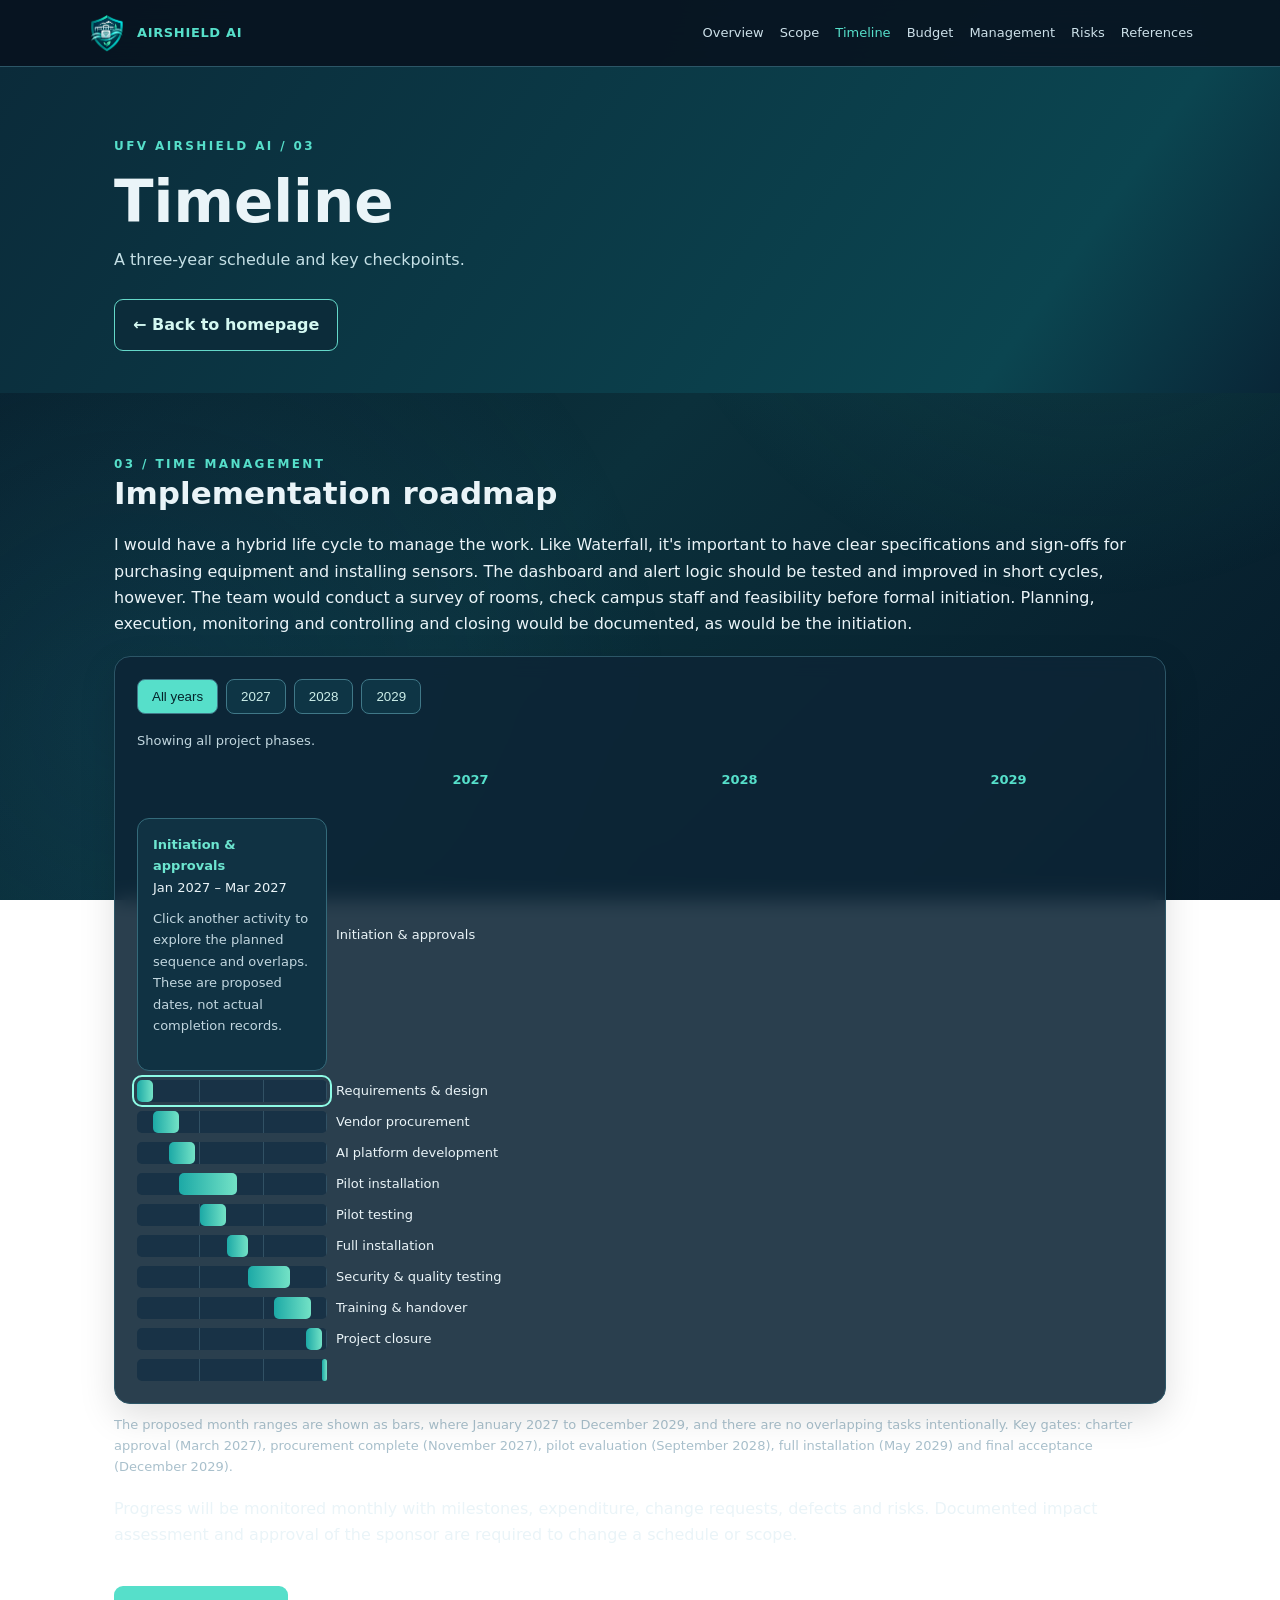
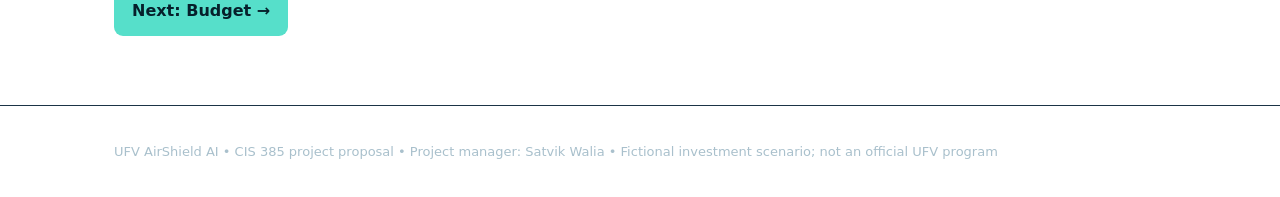
<file: timeline.html>
<!DOCTYPE html>

<html lang="en"><head><meta charset="utf-8"/><meta content="width=device-width,initial-scale=1" name="viewport"/><title>Timeline | UFV AirShield AI</title><style>
:root{--bg:#081522;--panel:#102438;--panel2:#142d42;--text:#eaf4f8;--muted:#a9c0cc;--teal:#56dfca;--line:#29465a}*{box-sizing:border-box}html{scroll-behavior:smooth}body{margin:0;background:var(--bg);color:var(--text);font:16px/1.65 system-ui,-apple-system,Segoe UI,sans-serif}a{color:var(--teal)}header{position:sticky;top:0;z-index:5;background:#081522ed;border-bottom:1px solid var(--line)}nav{max-width:1150px;margin:auto;display:flex;gap:16px;align-items:center;padding:13px 22px;flex-wrap:wrap}nav strong{color:var(--teal);margin-right:auto;letter-spacing:.05em}nav a{font-size:13px;text-decoration:none;color:#cce0e9}.wrap{max-width:1100px;margin:auto;padding:0 24px}.hero{padding:94px 0 72px;background:radial-gradient(ellipse at 78% 20%,#164b5b 0%,transparent 47%),linear-gradient(135deg,#0a1a2a,#102d41)}.eyebrow{font-size:12px;letter-spacing:.2em;color:var(--teal);text-transform:uppercase;font-weight:700}h1{font-size:clamp(40px,6vw,72px);line-height:1.08;margin:14px 0}h2{font-size:31px;line-height:1.2;margin:0 0 20px}h3{font-size:20px;margin:0 0 8px}p{margin:10px 0 18px}.lead{font-size:20px;max-width:750px;color:#c6dce6}.pill{display:inline-block;padding:5px 12px;border:1px solid #3e8f92;border-radius:40px;color:var(--teal);font-size:12px;margin:4px 8px 4px 0}.stats{display:grid;grid-template-columns:repeat(4,1fr);gap:12px;margin-top:40px}.stat,.card{background:var(--panel);border:1px solid var(--line);border-radius:16px;padding:22px}.stat b{font-size:26px;color:var(--teal);display:block}.stat small,.muted{color:var(--muted)}section{padding:62px 0;border-bottom:1px solid #1b3446}.grid2{display:grid;grid-template-columns:repeat(2,1fr);gap:16px}.grid3{display:grid;grid-template-columns:repeat(3,1fr);gap:16px}.card p,.card li{color:#c1d6df}.tag{color:var(--teal);font-size:12px;text-transform:uppercase;letter-spacing:.12em}table{border-collapse:collapse;width:100%;font-size:14px}td,th{border-bottom:1px solid var(--line);padding:10px;text-align:left;vertical-align:top}th{color:var(--teal)}.scroll{overflow:auto}.note{padding:14px 18px;background:#25352b;border-left:3px solid #d8b46b;border-radius:6px;color:#f0ddba;font-size:14px}.flow{display:flex;align-items:center;gap:10px;flex-wrap:wrap}.node{flex:1;min-width:170px;text-align:center;background:var(--panel2);padding:20px;border-radius:12px;border:1px solid #326078}.arrow{color:var(--teal);font-size:26px}.gantt{display:grid;grid-template-columns:190px 1fr;gap:9px;align-items:center;font-size:13px}.years{display:grid;grid-template-columns:repeat(3,1fr);text-align:center;color:var(--teal)}.track{height:22px;border-radius:5px;background:repeating-linear-gradient(90deg,#183246 0,#183246 calc(33.333% - 1px),#315164 calc(33.333% - 1px),#315164 33.333%);position:relative}.bar{height:100%;border-radius:5px;background:linear-gradient(90deg,#1ca9a6,#73e2c6);position:absolute}.budgetbar{height:12px;background:#25455a;border-radius:20px;overflow:hidden}.budgetbar span{display:block;height:100%;background:var(--teal)}.budgetrow{margin:13px 0}.budgetrow .label{display:flex;justify-content:space-between;gap:8px;font-size:14px}.risk{display:grid;grid-template-columns:1fr 1fr;gap:10px}.refs li{margin:12px 0;overflow-wrap:anywhere}footer{padding:35px 0;color:var(--muted);font-size:13px}.cta{display:inline-block;background:var(--teal);color:#06202b;text-decoration:none;padding:12px 18px;border-radius:8px;font-weight:750}.small{font-size:13px;color:var(--muted)}@media(max-width:700px){.stats,.grid2,.grid3,.risk{grid-template-columns:1fr}.gantt{grid-template-columns:115px 1fr;font-size:11px}nav{gap:9px}nav a{font-size:11px}.hero{padding:65px 0}.arrow{display:none}}

/* AirShield v2 visual system */
:root{--bg:#061824;--panel:rgba(13,37,54,.88);--panel2:rgba(20,55,72,.9);--line:#2c5667}body{background:linear-gradient(135deg,#061724,#0b303b 50%,#061a29);background-attachment:fixed}body:before{content:"";position:fixed;inset:0;z-index:-1;pointer-events:none;background:radial-gradient(circle at 85% 15%,rgba(46,199,180,.14),transparent 35%),radial-gradient(circle at 10% 80%,rgba(29,105,137,.18),transparent 40%)}header{backdrop-filter:blur(16px)}nav .brand{display:flex;align-items:center;gap:10px;margin-right:auto;text-decoration:none;font-weight:850;letter-spacing:.05em;color:var(--teal)}.brand img{width:40px;height:40px;object-fit:contain}nav a.active{color:var(--teal)}.hero{position:relative;isolation:isolate;overflow:hidden;min-height:570px;background:radial-gradient(ellipse at 70% 30%,#0d5360 0%,transparent 48%),linear-gradient(120deg,#081a2b,#092e3b)}.hero .wrap{position:relative;z-index:2}.hero:before{content:"";position:absolute;inset:0;background-image:linear-gradient(rgba(99,230,209,.055) 1px,transparent 1px),linear-gradient(90deg,rgba(99,230,209,.055) 1px,transparent 1px);background-size:48px 48px;mask-image:linear-gradient(to left,black,transparent);pointer-events:none}.air-art{position:absolute;right:-80px;top:20px;width:min(60vw,750px);height:100%;opacity:.68;z-index:1;pointer-events:none}.air-art path{fill:none;stroke:#5be7d3;stroke-width:2;opacity:.45;stroke-dasharray:16 13;animation:drift 16s linear infinite}.air-art circle{fill:#79f5dd;animation:float 7s ease-in-out infinite alternate}.air-art circle:nth-of-type(2n){animation-delay:-3s}.air-art .halo{fill:none;stroke:#4fdcc5;stroke-width:1;opacity:.2;animation:pulse 6s ease-in-out infinite alternate}@keyframes drift{to{stroke-dashoffset:-350}}@keyframes float{to{transform:translate(-18px,-26px);opacity:.35}}@keyframes pulse{to{transform:scale(1.1);opacity:.1}}.hero h1{max-width:740px;text-shadow:0 3px 30px #041b26}.card,.stat{backdrop-filter:blur(10px);box-shadow:0 12px 36px rgba(0,0,0,.13)}.card:hover{border-color:#438a8d}.cta,.outline-btn{display:inline-flex;align-items:center;gap:8px;margin:7px 8px 7px 0;padding:12px 18px;border-radius:9px;font-weight:750;text-decoration:none;transition:transform .2s,background .2s}.cta:hover,.outline-btn:hover{transform:translateY(-2px)}.outline-btn{border:1px solid #65d8c9;color:#d4f8f1;background:#0c2c3a}.quicklinks{display:grid;grid-template-columns:repeat(3,1fr);gap:16px;margin:28px 0}.quicklinks a{color:inherit;text-decoration:none}.quicklinks .card{height:100%}.quicklinks .card:hover{transform:translateY(-3px);transition:transform .2s}.page-intro{padding:70px 0 35px;background:linear-gradient(125deg,#0b2b3a,#0b4550 80%,#092637)}.page-intro h1{font-size:clamp(36px,5vw,58px)}.page-intro p{max-width:760px;color:#c5e0e6}.section-page section{padding-top:40px}.next-link{margin-top:30px}.brandmark{width:110px;height:110px;object-fit:contain;filter:drop-shadow(0 15px 20px #0005)}.reading-note{font-size:13px;color:#a9c0cc}.cta:focus-visible,.outline-btn:focus-visible,nav a:focus-visible{outline:3px solid #fff;outline-offset:3px}@media(max-width:700px){.quicklinks{grid-template-columns:1fr}.air-art{width:110%;right:-45%;opacity:.28}.hero{min-height:auto}.brand img{width:32px;height:32px}nav{gap:11px}.hero .stats{margin-top:22px}}@media(prefers-reduced-motion:reduce){*,*:before,*:after{animation:none!important;scroll-behavior:auto!important;transition:none!important}}
</style><link href="experience.css" rel="stylesheet"/></head><body><header><nav><a class="brand" href="index.html"><img alt="AirShield AI shield logo" src="airshield-logo.png"/>AIRSHIELD AI</a><a href="overview.html">Overview</a><a href="scope.html">Scope</a><a class="active" href="timeline.html">Timeline</a><a href="budget.html">Budget</a><a href="management.html">Management</a><a href="risks.html">Risks</a><a href="references.html">References</a></nav></header>
<main><div class="page-intro"><div class="wrap"><div class="eyebrow">UFV AirShield AI / 03</div><h1>Timeline</h1><p>A three-year schedule and key checkpoints.</p><a class="outline-btn" href="index.html">← Back to homepage</a></div></div><section id="timeline"><div class="wrap"><div class="eyebrow">03 / Time management</div><h2>Implementation roadmap</h2><p>I would have a hybrid life cycle to manage the work. Like Waterfall, it's important to have clear specifications and sign-offs for purchasing equipment and installing sensors. The dashboard and alert logic should be tested and improved in short cycles, however. The team would conduct a survey of rooms, check campus staff and feasibility before formal initiation. Planning, execution, monitoring and controlling and closing would be documented, as would be the initiation.</p><div class="card"><div class="year-focus" id="year-focus"><button class="active" data-year="0" type="button">All years</button><button data-year="2027" type="button">2027</button><button data-year="2028" type="button">2028</button><button data-year="2029" type="button">2029</button></div><p class="small" id="year-message">Showing all project phases.</p><div class="gantt" id="gantt"><div></div><div class="years"><b>2027</b><b>2028</b><b>2029</b></div><div aria-live="polite" class="timeline-detail" id="timeline-detail">Select a bar to view phase details.</div></div></div><p class="small">The proposed month ranges are shown as bars, where January 2027 to December 2029, and there are no overlapping tasks intentionally. Key gates: charter approval (March 2027), procurement complete (November 2027), pilot evaluation (September 2028), full installation (May 2029) and final acceptance (December 2029).</p><p>Progress will be monitored monthly with milestones, expenditure, change requests, defects and risks. Documented impact assessment and approval of the sponsor are required to change a schedule or scope.</p><div class="next-link"><a class="cta" href="budget.html">Next: Budget →</a></div></div></section></main><footer><div class="wrap">UFV AirShield AI  •  CIS 385 project proposal  •  Project manager: Satvik Walia  •  Fictional investment scenario; not an official UFV program</div></footer>
<script>
const tasks=[['Initiation & approvals',0,3],['Requirements & design',3,8],['Vendor procurement',6,11],['AI platform development',8,19],['Pilot installation',12,17],['Pilot testing',17,21],['Full installation',21,29],['Security & quality testing',26,33],['Training & handover',32,35],['Project closure',35,36]];const gantt=document.querySelector('#gantt');if(gantt)tasks.forEach(([name,start,end])=>{const label=document.createElement('div');label.textContent=name;const track=document.createElement('div');track.className='track';const bar=document.createElement('div');bar.className='bar';bar.style.left=(start/36*100)+'%';bar.style.width=((end-start)/36*100)+'%';bar.title=`Months ${start+1}–${end}`;track.append(bar);gantt.append(label,track)});
const costs=[['100 sensors',140000],['Installation & calibration',60000],['Network / IoT',75000],['AI software / dashboard',180000],['Cloud / storage',45000],['Cybersecurity / privacy',65000],['Project staffing',160000],['Testing / QA',40000],['Training / documentation',25000],['Contingency reserve',79000]];const budget=document.querySelector('#budgetRows');if(budget)costs.forEach(([name,amount])=>{const div=document.createElement('div');div.className='budgetrow';div.innerHTML=`<div class="label"><span>${name}</span><b>$${amount.toLocaleString('en-CA')}</b></div><div class="budgetbar"><span style="width:${amount/180000*100}%"></span></div>`;budget.append(div)});const total=document.createElement('h3');total.textContent='Total: $'+costs.reduce((sum,x)=>sum+x[1],0).toLocaleString('en-CA');if(budget)budget.append(total);
const risks=[['Sensor failure','Medium / High','Calibrate, inspect and maintain spares'],['Cybersecurity breach','Medium / High','Encrypt, restrict access, audit'],['False AI alerts','High / Medium','Human review and threshold tuning'],['Cost overruns','Medium / High','Track actuals and control changes'],['Installation delays','Medium / Medium','Vendor milestones and buffers'],['Network outage','Medium / High','Test connectivity and buffer data'],['Staff resistance','Medium / Medium','Consult and train users'],['Privacy concerns','Medium / High','Minimize data and assess privacy'],['Inaccurate readings','Medium / High','Commission and recalibrate'],['Vendor lock-in','Medium / Medium','Prefer open standards and exit clauses']];if(document.querySelector('#risksBody'))document.querySelector('#risksBody').innerHTML=risks.map(([a,b,c])=>`<tr><td>${a}</td><td>${b}</td><td>${c}</td></tr>`).join('');
</script><script defer="" src="experience.js"></script></body></html>
</file>
<file: experience.css>
/* Interactive experience v3 */
.interactive-zone{position:relative;overflow:hidden;background:radial-gradient(circle at 90% 10%,rgba(51,213,190,.12),transparent 40%),#092333;border:1px solid #326779;border-radius:22px;padding:clamp(20px,4vw,38px);margin:24px 0;box-shadow:0 20px 65px #0004}.interactive-zone:before{content:"";position:absolute;inset:0;pointer-events:none;background:linear-gradient(120deg,transparent 35%,rgba(75,228,208,.04) 50%,transparent 65%);animation:scanlight 9s linear infinite}.interactive-zone>*{position:relative}.interactive-zone h2{font-size:clamp(24px,3vw,36px)}.control-grid{display:grid;grid-template-columns:repeat(3,minmax(0,1fr));gap:16px}.control-grid label{display:block;color:#c5e0e6;font-size:14px}.control-grid input,.control-grid select{display:block;width:100%;margin:12px 0 6px;accent-color:#56dfca}.control-grid select{background:#102d3e;color:white;border:1px solid #4c8790;padding:12px;border-radius:9px}.interactive-zone button{background:#56dfca;color:#06242d;border:0;border-radius:10px;padding:12px 18px;font:700 14px system-ui;cursor:pointer;margin:12px 8px 12px 0}.interactive-zone button.secondary{background:transparent;color:#c8f7ef;border:1px solid #55c5b5}.interactive-zone button:hover{filter:brightness(1.12);transform:translateY(-1px)}.metric-grid{display:grid;grid-template-columns:repeat(3,1fr);gap:12px;margin:18px 0}.metric{padding:18px;background:#0e3443;border:1px solid #326679;border-radius:13px}.metric strong{display:block;font-size:clamp(23px,3vw,35px);color:#71e8d2}.metric span{color:#bdd5de;font-size:12px}.scenario-summary{background:#123b48;border-left:4px solid #63dfca;border-radius:8px;padding:17px;margin-top:16px;min-height:70px}.scenario-summary p{margin:5px 0}.simulation-bars{display:grid;gap:12px;margin-top:15px}.sim-track{height:14px;background:#193849;border-radius:20px;overflow:hidden}.sim-fill{height:100%;background:linear-gradient(90deg,#35bba9,#83f3d5);transition:width .6s ease}.scenario-badge{font-size:12px;text-transform:uppercase;letter-spacing:.13em;color:#75ead4}.gantt .bar{transform-origin:left center;animation:growbar 1.1s cubic-bezier(.2,.7,.2,1) both}.gantt .track{cursor:pointer;transition:filter .2s,outline .2s}.gantt .track:hover,.gantt .track:focus-visible{outline:2px solid #8efbe5;outline-offset:3px;filter:brightness(1.25)}.gantt .track.selected{outline:2px solid #8efbe5;outline-offset:3px}.timeline-detail{padding:15px;border:1px solid #346a7a;background:#103243;border-radius:12px;margin-top:18px}.timeline-detail strong{color:#6de6d0}.year-focus{display:flex;gap:8px;flex-wrap:wrap;margin-bottom:16px}.year-focus button{border:1px solid #407888;background:#0e3545;color:#cceee9;padding:9px 14px;border-radius:8px;cursor:pointer}.year-focus button.active{background:#56dfca;color:#05242b}.gantt .track.dimmed{opacity:.23}.gantt .track.focused{outline:1px solid #72f2db}.motion-dot{position:absolute;width:5px;height:5px;border-radius:50%;background:#7af5df;opacity:.4;pointer-events:none;animation:driftdot 12s linear infinite}.interactive-note{color:#a9cbd3;font-size:12px}.interactive-zone output{color:#79efdc;font-weight:700}.nav-demo{border:1px solid #3b7b87;background:#123847;padding:12px 16px;border-radius:10px;display:inline-block;color:#b9f3e8;text-decoration:none;margin-top:8px}@keyframes growbar{from{transform:scaleX(0)}to{transform:scaleX(1)}}@keyframes scanlight{from{transform:translateX(-90%)}to{transform:translateX(90%)}}@keyframes driftdot{from{transform:translate(-20px,40px)}to{transform:translate(200px,-140px)}}@media(max-width:750px){.control-grid,.metric-grid{grid-template-columns:1fr}.interactive-zone{padding:18px}}@media(prefers-reduced-motion:reduce){.gantt .bar,.interactive-zone:before,.motion-dot{animation:none!important}.sim-fill{transition:none}}
</file>
